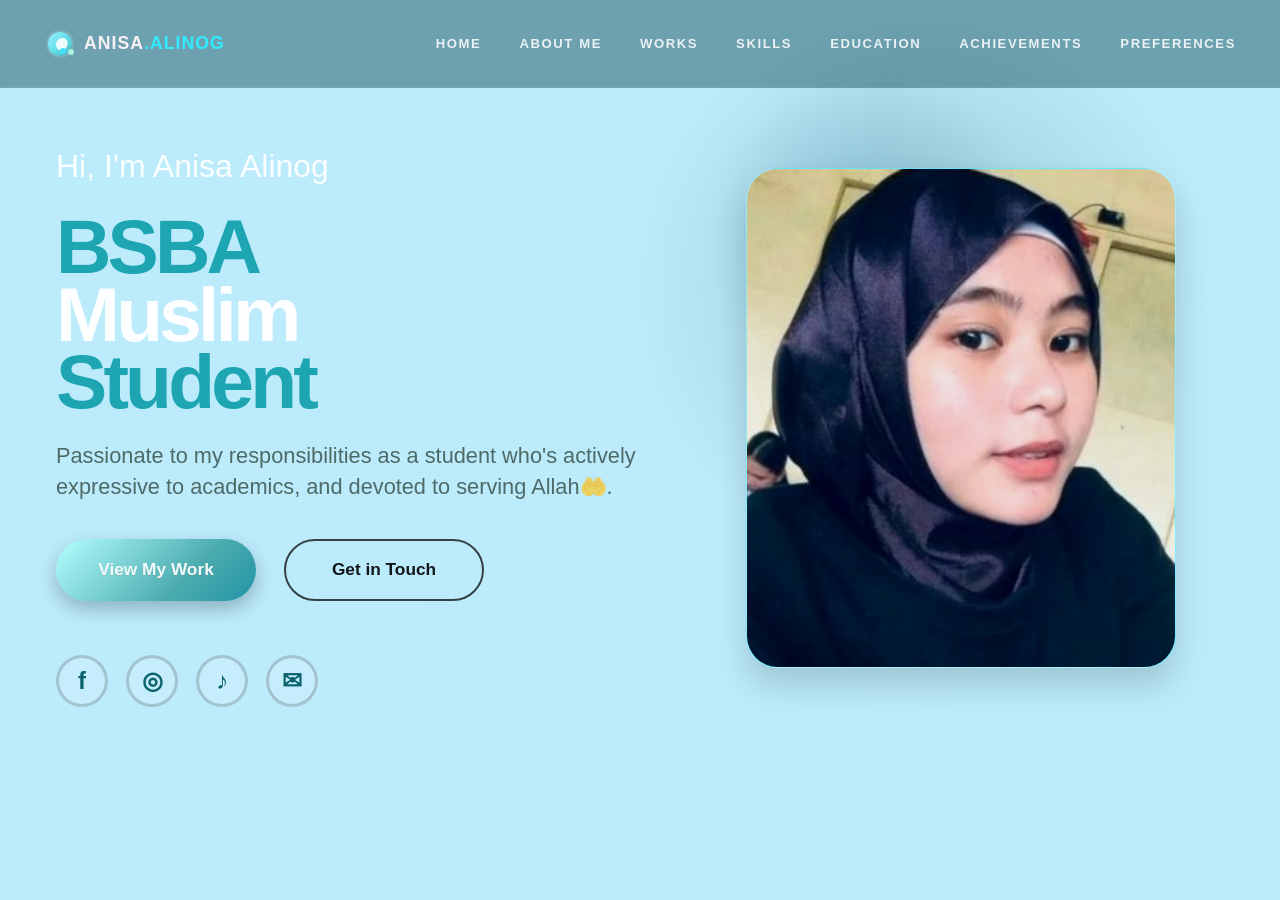
<file: index.html>
<!DOCTYPE html>
<html lang="en">
  <head>
    <meta charset="UTF-8" />
    <meta name="viewport" content="width=device-width, initial-scale=1.0" />
    <link rel="stylesheet" href="AnisaHome.css">
    <title>Anisa Alinog</title>
  </head>
  <body>
    <div class="page">
      <header class="topbar">
        <div class="brand">
          <span class="brand-mark" aria-hidden="true"></span>
          <span class="brand-name">ANISA<span class="pink">.ALINOG</span></span>
        </div>

      
        <nav class="nav" aria-label="Main navigation">
            <a href="index.html">HOME</a>
            <a href="aboutAnisa.html">ABOUT ME</a>
            <a href="Works.html">WORKS</a>
            <a href="SkillsAnisa.html">SKILLS</a>
            <a href="EducationAnisa.html">EDUCATION</a>
            <a href="AchivementsAnisa.html">ACHIEVEMENTS</a>
            <a href="PreferencesAnisa.html">PREFERENCES</a>
        </nav>
      </header>







      <main class="main">
        <section class="hero-copy" aria-label="Portrait and intro">
          <div class="intro">Hi, I'm Anisa Alinog</div>

          <h1 class="headline">
            <span class="pink">BSBA</span>
            <span class="light">Muslim</span>
            <span class="pink">Student</span>
          </h1>





          <p class="subtext">
            Passionate to my responsibilities as a student who's actively expressive to academics, and devoted to serving Allah🤲.
          </p>





          <div class="actions">
            <a class="btn primary" href="Works.html">View My Work</a>
            <a class="btn secondary" href="aboutAnisa.html">Get in Touch</a>
          </div>





          <div class="socials" aria-label="Social links">
            <a href="https://www.facebook.com/anisa.alinog25" target="_blank" class="social" aria-label="Facebook">f</a>
            <a href="#" class="social" aria-label="Instagram">◎</a>
            <a href="#" class="social" aria-label="TikTok">♪</a>
            <a href="#" class="social" aria-label="Mail">✉</a>
          </div>
        </section>






        <aside class="hero-visual" aria-label="Profile image">
          <div class="portrait-card">
            <div class="portrait" aria-label="Portrait of Anisa Alinog"></div>
          </div>
        </aside>
      </main>
    </div>
  </body>
</html>
</file>
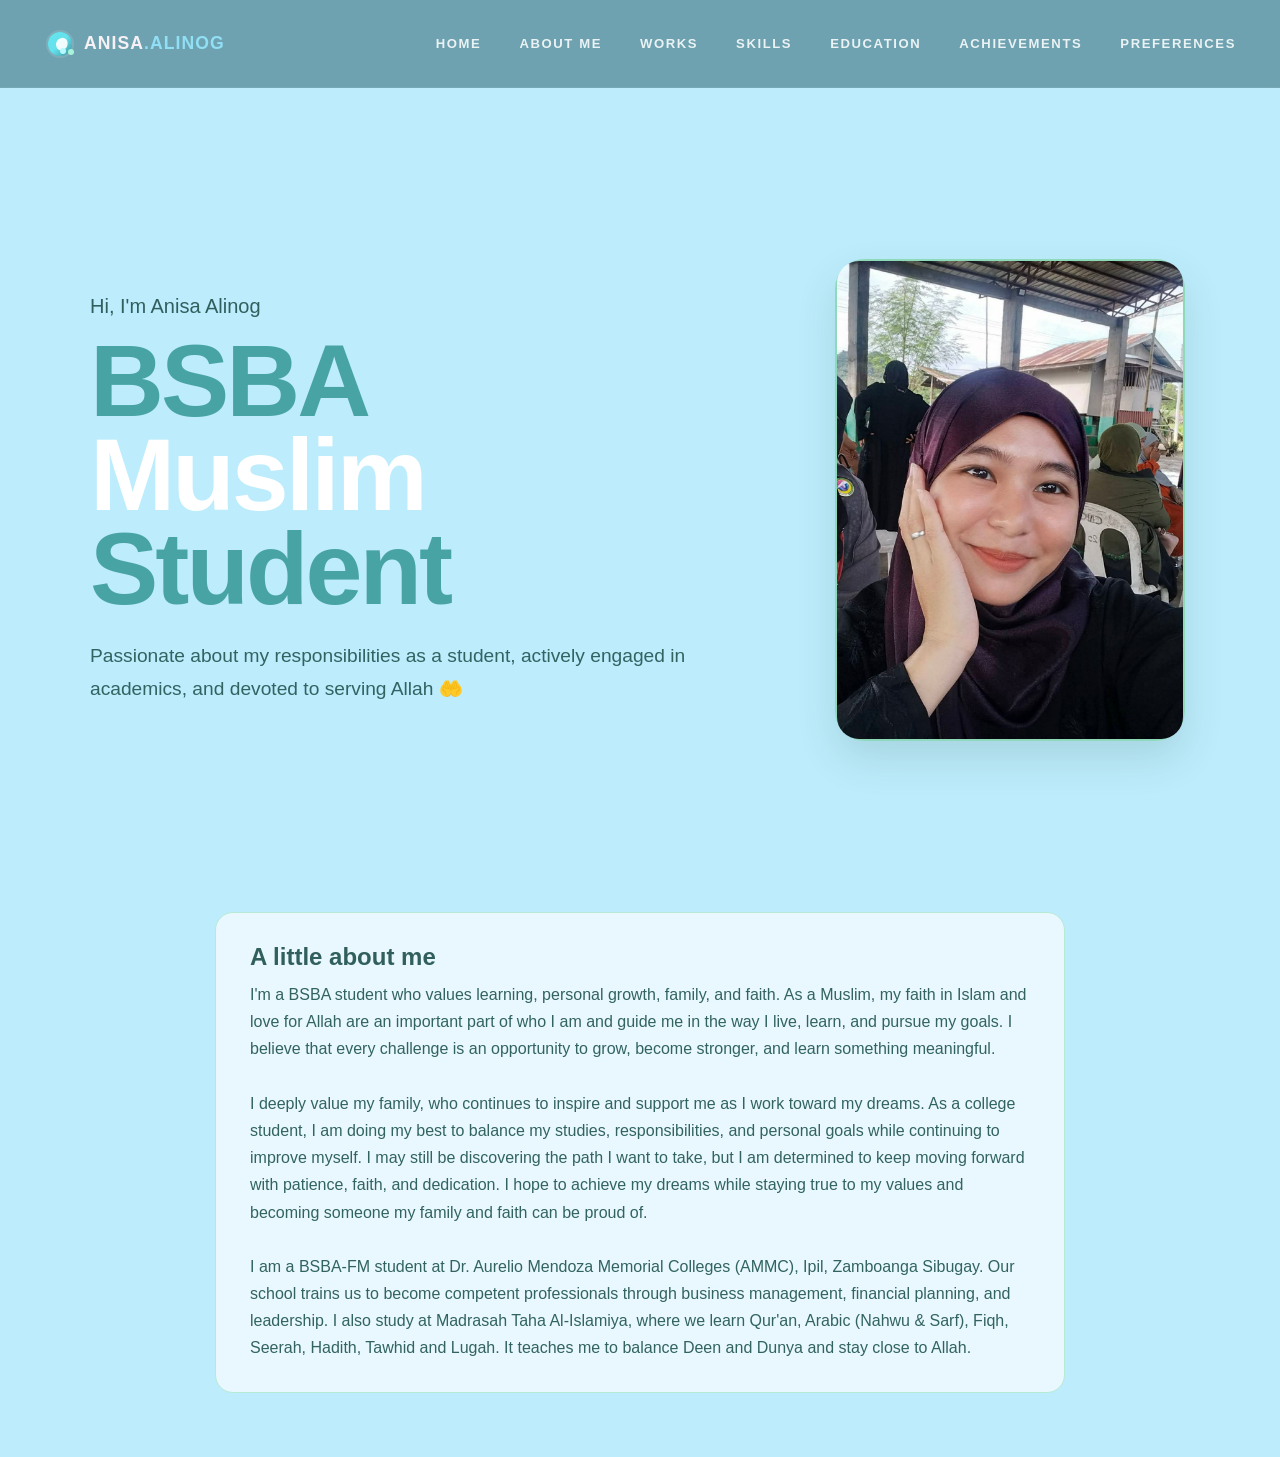
<file: aboutAnisa.html>
<!doctype html>
<html lang="en">
<head>
	<meta charset="utf-8">
	<meta name="viewport" content="width=device-width, initial-scale=1">
	<title>About Me | Anisa Alinog</title>
	<link rel="stylesheet" href="aboutAnisa.css">
</head>
<body>
<header class="topbar">
        <div class="brand">
          <span class="brand-mark" aria-hidden="true"></span>
          <span class="brand-name">ANISA<span class="pink">.ALINOG</span></span>
        </div>




      
        <nav class="nav" aria-label="Main navigation">
            <a href="index.html">HOME</a>
            <a href="aboutAnisa.html">ABOUT ME</a>
            <a href="Works.html">WORKS</a>
            <a href="SkillsAnisa.html">SKILLS</a>
            <a href="EducationAnisa.html">EDUCATION</a>
            <a href="AchivementsAnisa.html">ACHIEVEMENTS</a>
            <a href="PreferencesAnisa.html">PREFERENCES</a>
        </nav>
      </header>
	<main id="home">
		<section>
			<p class="hello">Hi, I'm Anisa Alinog</p>
			<h1>BSBA <span>Muslim</span> Student</h1>
			<p class="bio">Passionate about my responsibilities as a student, actively engaged in academics, and devoted to serving Allah 🤲</p>
		</section>
		<div class="portrait" role="img" aria-label="Anisa Alinog"><img src="PurpleAnisa.jpg" alt=""></div>
	</main>
	<section class="about" id="about">
		<h2>A little about me</h2>
		<p>I'm a BSBA student who values learning, personal growth, family, and faith. As a Muslim, my faith in Islam and love for Allah are an important part of who I am and guide me in the way I live, learn, and pursue my goals. I believe that every challenge is an opportunity to grow, become stronger, and learn something meaningful.
<br><br>
I deeply value my family, who continues to inspire and support me as I work toward my dreams. As a college student, I am doing my best to balance my studies, responsibilities, and personal goals while continuing to improve myself. I may still be discovering the path I want to take, but I am determined to keep moving forward with patience, faith, and dedication. I hope to achieve my dreams while staying true to my values and becoming someone my family and faith can be proud of.
<br><br>
I am a BSBA-FM student at Dr. Aurelio Mendoza Memorial Colleges (AMMC), Ipil, Zamboanga Sibugay. Our school trains us to become competent professionals through business management, financial planning, and leadership.

I also study at Madrasah Taha Al-Islamiya, where we learn Qur'an, Arabic (Nahwu & Sarf), Fiqh, Seerah, Hadith, Tawhid and Lugah. It teaches me to balance Deen and Dunya and stay close to Allah.

</p>
	</section>
</body>
</html>
</file>
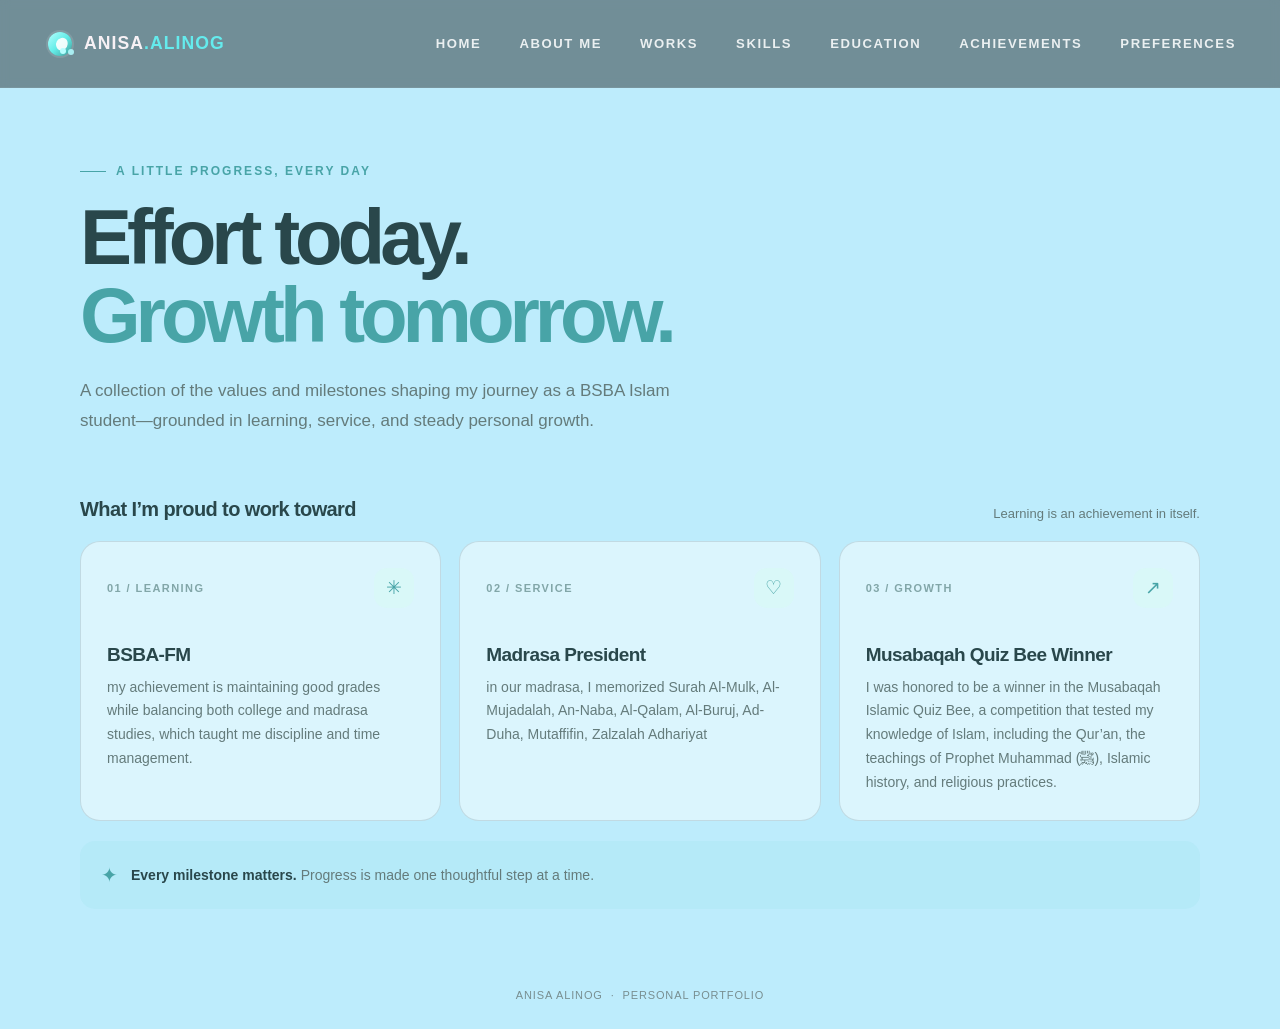
<file: AchivementsAnisa.html>
<!doctype html>
<html lang="en">

<head>
	<meta charset="utf-8">
	<meta name="viewport" content="width=device-width, initial-scale=1">
	<title>Achievements | Anisa Alinog</title>
	<link rel="stylesheet" href="AchivementsAnisa.css">

</head>

<body>
	<header class="topbar">
		<div class="brand">
			<span class="brand-mark" aria-hidden="true"></span>
			<span class="brand-name">ANISA<span class="pink">.ALINOG</span></span>
		</div>





		<nav class="nav" aria-label="Main navigation">
			<a href="index.html">HOME</a>
			<a href="aboutAnisa.html">ABOUT ME</a>
			<a href="Works.html">WORKS</a>
			<a href="SkillsAnisa.html">SKILLS</a>
			<a href="EducationAnisa.html">EDUCATION</a>
			<a href="AchivementsAnisa.html">ACHIEVEMENTS</a>
			<a href="PreferencesAnisa.html">PREFERENCES</a>
		</nav>
	</header>
	<main id="achievements">
		<p class="eyebrow">A little progress, every day</p>
		<h1>Effort today.<br><span>Growth tomorrow.</span></h1>
		<p class="intro">A collection of the values and milestones shaping my journey as a BSBA Islam student—grounded
			in learning, service, and steady personal growth.</p>
		<div class="heading">
			<h2>What I’m proud to work toward</h2>
			<p>Learning is an achievement in itself.</p>
		</div>
		<section class="cards" aria-label="Achievement highlights">
			<article>
				<div class="top"><span class="num">01 / LEARNING</span><span class="icon" aria-hidden="true">✳</span>
				</div>
				<h3>BSBA-FM </h3>
				<p>my achievement is maintaining good grades while balancing both college and madrasa studies, which taught me discipline and time management. </p>
			</article>
			<article>
				<div class="top"><span class="num">02 / SERVICE</span><span class="icon" aria-hidden="true">♡</span>
				</div>
				<h3>Madrasa President</h3>
				<p>in our madrasa, I memorized Surah Al-Mulk, Al-Mujadalah, An-Naba, Al-Qalam, Al-Buruj, Ad-Duha, Mutaffifin, Zalzalah Adhariyat </p>
			</article>
			<article>
				<div class="top"><span class="num">03 / GROWTH</span><span class="icon" aria-hidden="true">↗</span>
				</div>
				<h3>Musabaqah Quiz Bee Winner</h3>
				<p>I was honored to be a winner in the Musabaqah Islamic Quiz Bee, a competition that tested my knowledge of Islam, including the Qur’an, the teachings of Prophet Muhammad (ﷺ), Islamic history, and religious practices.
				</p>
			</article>
		</section>
		<aside class="note"><span class="spark" aria-hidden="true">✦</span><span><strong>Every milestone
					matters.</strong> Progress is made one thoughtful step at a time.</span></aside>
	</main>
	<footer>ANISA ALINOG &nbsp;·&nbsp; PERSONAL PORTFOLIO</footer>
</body>

</html>
</file>
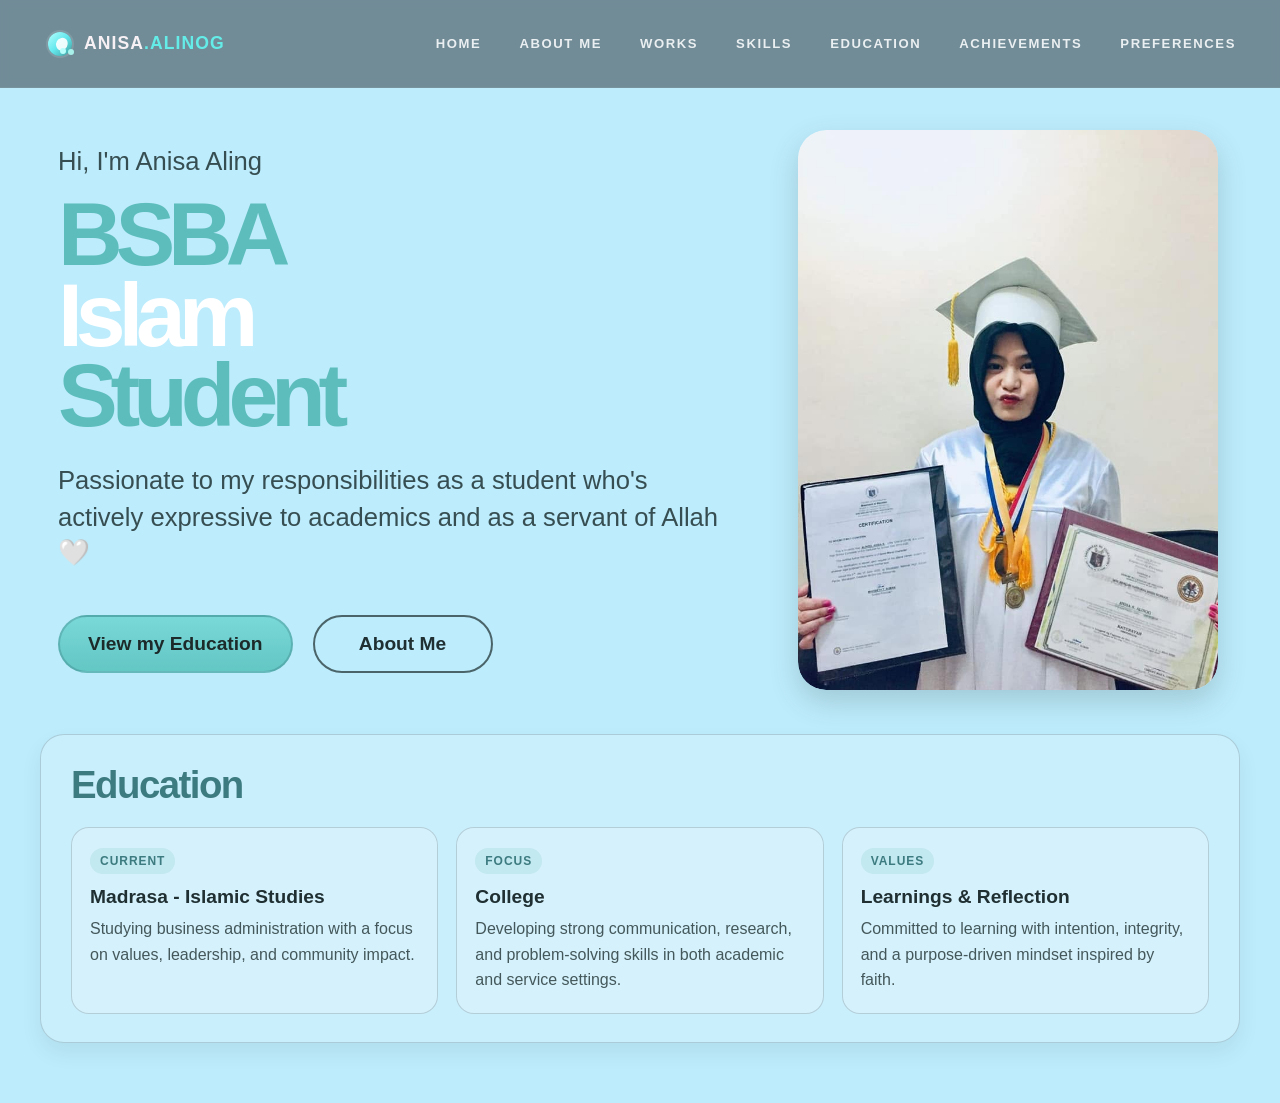
<file: EducationAnisa.html>
<!DOCTYPE html>
<html lang="en">
  <head>
    <meta charset="UTF-8" />
    <meta name="viewport" content="width=device-width, initial-scale=1.0" />
    <title>Anisa Aling | Education</title>
   <link rel="stylesheet" href="EducationAnisa.css" />
  </head>
  <body>
   <header class="topbar">
        <div class="brand">
          <span class="brand-mark" aria-hidden="true"></span>
          <span class="brand-name">ANISA<span class="pink">.ALINOG</span></span>
        </div>




      
        <nav class="nav" aria-label="Main navigation">
            <a href="index.html">HOME</a>
            <a href="aboutAnisa.html">ABOUT ME</a>
            <a href="Works.html">WORKS</a>
            <a href="SkillsAnisa.html">SKILLS</a>
            <a href="EducationAnisa.html">EDUCATION</a>
            <a href="AchivementsAnisa.html">ACHIEVEMENTS</a>
            <a href="PreferencesAnisa.html">PREFERENCES</a>
        </nav>
      </header>

    <main>
      <section class="hero">
        <div class="intro">
          <h2 id="Anisa">Hi, I'm Anisa Aling</h2>
          <p class="big-title">BSBA<br /> <span>Islam</span><br />Student</p>

          <p class="tagline" >
            Passionate to my responsibilities as a student who's actively
            expressive to academics and as a servant of Allah
            <span class="sparkles">🤍</span>
          </p>

          <div class="actions">
            <a class="btn btn-primary" href="#education">View my Education</a>
            <a class="btn btn-secondary" href="#Anisa">About Me</a>
          </div>
        </div>

        <div class="portrait-wrap">
          <div class="portrait" aria-label="Profile illustration"><img src="GraduationAnisa.jpg" alt=""></div>
        </div>
      </section>

      <section class="education-section" id="education">
        <div class="section-card">
          <h3>Education</h3>

          <div class="education-grid">
            <article class="edu-item">
              <span class="label">Current</span>
              <h4>Madrasa - Islamic Studies</h4>
              <p>Studying business administration with a focus on values, leadership, and community impact.</p>
            </article>

            <article class="edu-item">
              <span class="label">Focus</span>
              <h4>College</h4>
              <p>Developing strong communication, research, and problem-solving skills in both academic and service settings.</p>
            </article>

            <article class="edu-item">
              <span class="label">Values</span> 
              <h4>Learnings & Reflection</h4>
              <p>Committed to learning with intention, integrity, and a purpose-driven mindset inspired by faith.</p>
            </article>
          </div>
        </div>
      </section>
    </main>
  </body>
</html>
</file>
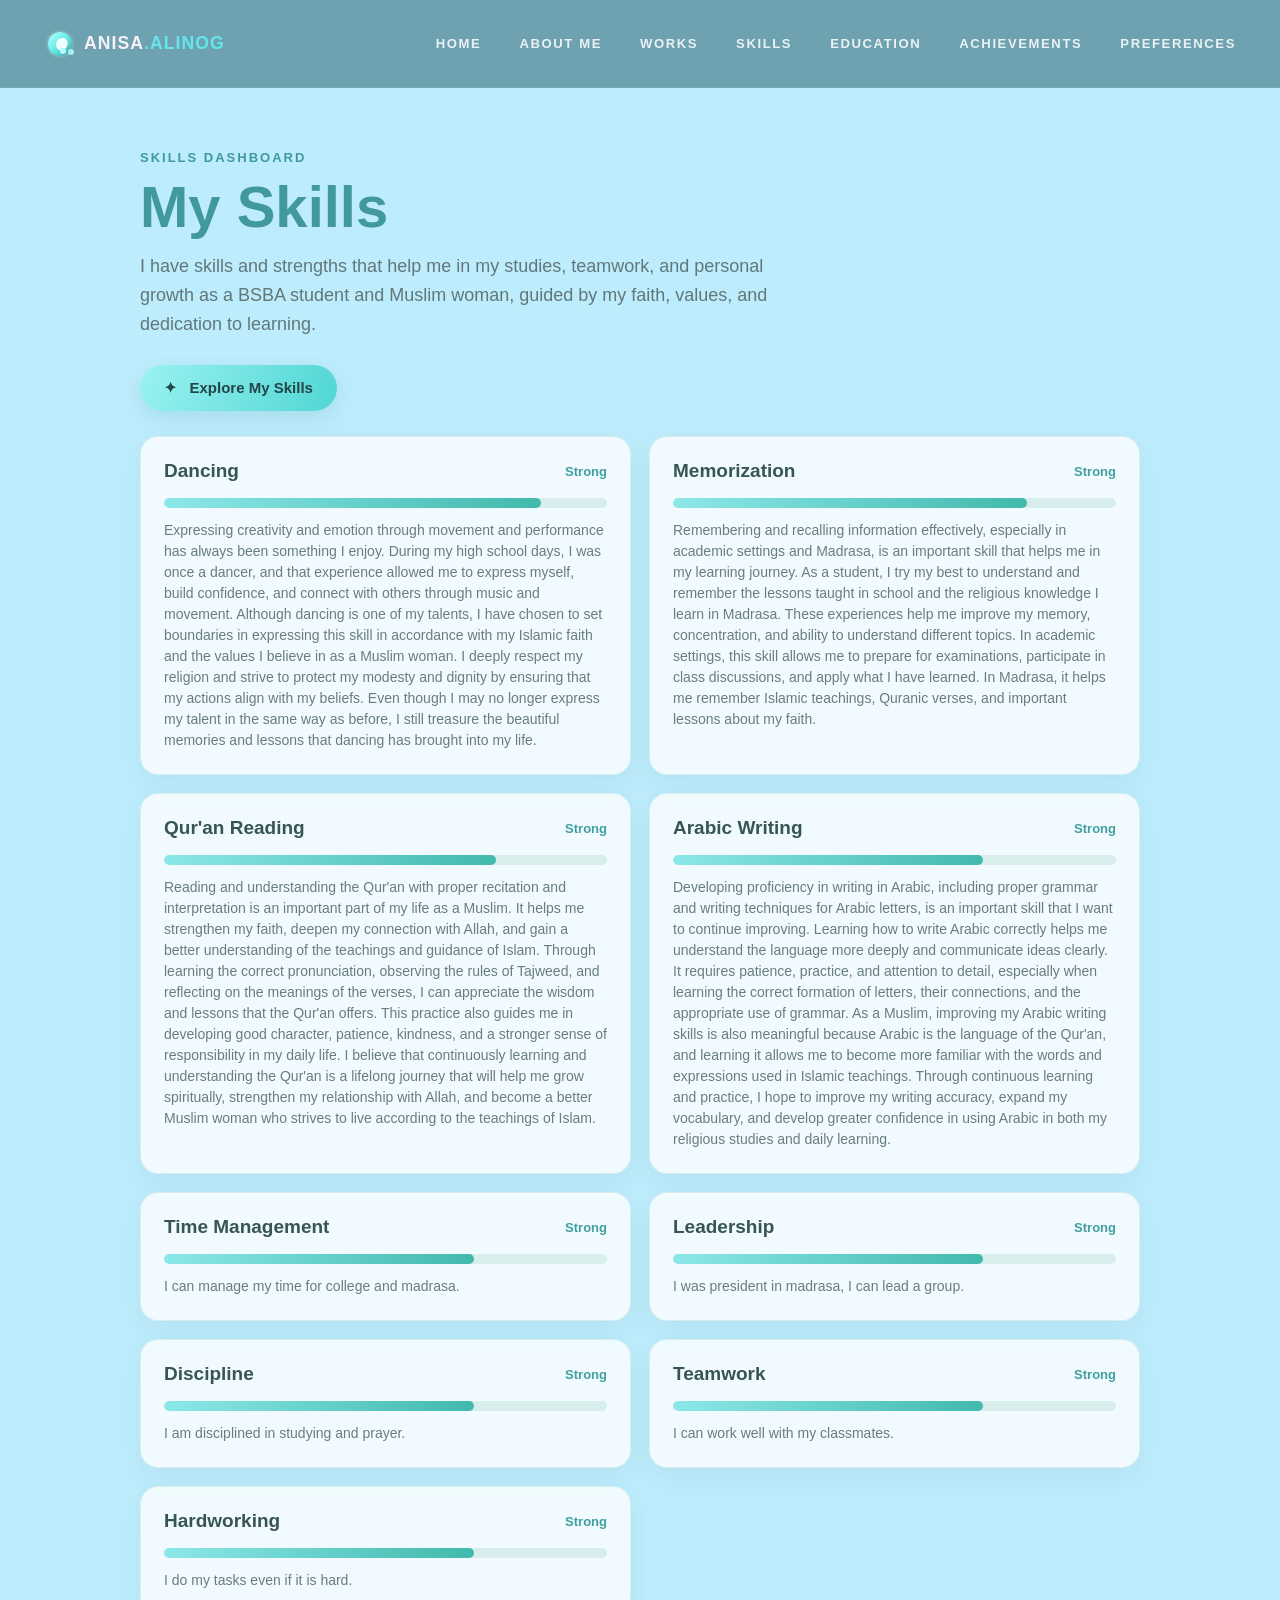
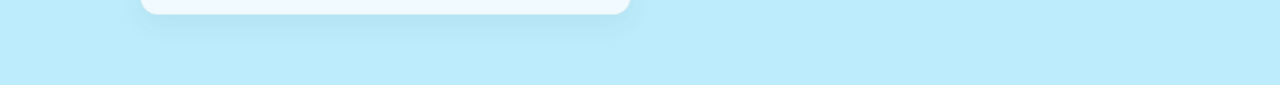
<file: SkillsAnisa.html>
<!DOCTYPE html>
<html lang="en">
<head>
	<meta charset="UTF-8">
	<meta name="viewport" content="width=device-width, initial-scale=1.0">
	<title>Anisa Alinog | Skills</title>
	<link rel="stylesheet" href="SkillsAnisa.css">
</head>
<body>
	<header class="topbar">
        <div class="brand">
          <span class="brand-mark" aria-hidden="true"></span>
          <span class="brand-name">ANISA<span class="pink">.ALINOG</span></span>
        </div>




      
        <nav class="nav" aria-label="Main navigation">
            <a href="index.html">HOME</a>
            <a href="aboutAnisa.html">ABOUT ME</a>
            <a href="Works.html">WORKS</a>
            <a href="SkillsAnisa.html">SKILLS</a>
            <a href="EducationAnisa.html">EDUCATION</a>
            <a href="AchivementsAnisa.html">ACHIEVEMENTS</a>
            <a href="PreferencesAnisa.html">PREFERENCES</a>
        </nav>
      </header>
	<main id="skills">
		<p class="eyebrow">Skills dashboard</p>
		<h1>My Skills</h1>
		<p class="intro">I have skills and strengths that help me in my studies, teamwork, and personal growth as a BSBA student and Muslim woman, guided by my faith, values, and dedication to learning.</p>
		<button class="dashboard-button" type="button" onclick="document.getElementById('skill-list').scrollIntoView({ behavior: 'smooth' })">✦ &nbsp; Explore My Skills</button>
		<section class="grid" id="skill-list" aria-label="Skills overview">
			<article class="card">
				<div class="card-top"><h2>Dancing</h2><span class="level">Strong</span></div>
				<div class="track" role="progressbar" aria-label="Dancing" aria-valuemin="0" aria-valuemax="100" aria-valuenow="85">
                    <div class="fill" style="--amount: 85%"></div>
                </div>
				<p class="description">Expressing creativity and emotion through movement and performance has always been something I enjoy. During my high school days, I was once a dancer, and that experience allowed me to express myself, build confidence, and connect with others through music and movement. Although dancing is one of my talents, I have chosen to set boundaries in expressing this skill in accordance with my Islamic faith and the values I believe in as a Muslim woman. I deeply respect my religion and strive to protect my modesty and dignity by ensuring that my actions align with my beliefs. Even though I may no longer express my talent in the same way as before, I still treasure the beautiful memories and lessons that dancing has brought into my life.</p>
			</article>
			<article class="card">
				<div class="card-top">
                    <h2>Memorization</h2><span class="level">Strong</span>
                </div>
				<div class="track" role="progressbar" aria-label="Memorization" aria-valuemin="0" aria-valuemax="100" aria-valuenow="80">
                    <div class="fill" style="--amount: 80%"></div></div>
				<p class="description">Remembering and recalling information effectively, especially in academic settings and Madrasa, is an important skill that helps me in my learning journey. As a student, I try my best to understand and remember the lessons taught in school and the religious knowledge I learn in Madrasa. These experiences help me improve my memory, concentration, and ability to understand different topics. In academic settings, this skill allows me to prepare for examinations, participate in class discussions, and apply what I have learned. In Madrasa, it helps me remember Islamic teachings, Quranic verses, and important lessons about my faith.</p>
			</article>
			<article class="card">
				<div class="card-top">
                    <h2>Qur'an Reading</h2><span class="level">Strong</span>
                </div>
				<div class="track" role="progressbar" aria-label="Quran Reading" aria-valuemin="0" aria-valuemax="100" aria-valuenow="75">
                    <div class="fill" style="--amount: 75%"></div>
                </div>
				<p class="description">Reading and understanding the Qur'an with proper recitation and interpretation is an important part of my life as a Muslim. It helps me strengthen my faith, deepen my connection with Allah, and gain a better understanding of the teachings and guidance of Islam. Through learning the correct pronunciation, observing the rules of Tajweed, and reflecting on the meanings of the verses, I can appreciate the wisdom and lessons that the Qur'an offers. This practice also guides me in developing good character, patience, kindness, and a stronger sense of responsibility in my daily life. I believe that continuously learning and understanding the Qur'an is a lifelong journey that will help me grow spiritually, strengthen my relationship with Allah, and become a better Muslim woman who strives to live according to the teachings of Islam.</p>
			</article>
			<article class="card">
				<div class="card-top">
                    <h2>Arabic Writing</h2><span class="level">Strong</span>
                </div>
				<div class="track" role="progressbar" aria-label="Arabic Writing" aria-valuemin="0" aria-valuemax="100" aria-valuenow="70">
                    <div class="fill" style="--amount: 70%"></div></div>
				<p class="description">Developing proficiency in writing in Arabic, including proper grammar and writing techniques for Arabic letters, is an important skill that I want to continue improving. Learning how to write Arabic correctly helps me understand the language more deeply and communicate ideas clearly. It requires patience, practice, and attention to detail, especially when learning the correct formation of letters, their connections, and the appropriate use of grammar. As a Muslim, improving my Arabic writing skills is also meaningful because Arabic is the language of the Qur'an, and learning it allows me to become more familiar with the words and expressions used in Islamic teachings. Through continuous learning and practice, I hope to improve my writing accuracy, expand my vocabulary, and develop greater confidence in using Arabic in both my religious studies and daily learning.</p>
			</article>
			<article class="card">
				<div class="card-top">
                    <h2>Time Management</h2><span class="level">Strong</span>
                </div>
				<div class="track" role="progressbar" aria-label="Time Management" aria-valuemin="0" aria-valuemax="100" aria-valuenow="70">
                    <div class="fill" style="--amount: 70%"></div></div>
				<p class="description">I can manage my time for college and madrasa.</p>
			</article>
			<article class="card">
				<div class="card-top">
                    <h2>Leadership</h2><span class="level">Strong</span>
                </div>
				<div class="track" role="progressbar" aria-label="Time Management" aria-valuemin="0" aria-valuemax="100" aria-valuenow="70">
                    <div class="fill" style="--amount: 70%"></div></div>
				<p class="description">I was president in madrasa, I can lead a group.</p>
				
			</article>
			<article class="card">
				<div class="card-top">
                    <h2>Discipline</h2><span class="level">Strong</span>
                </div>
				<div class="track" role="progressbar" aria-label="Time Management" aria-valuemin="0" aria-valuemax="100" aria-valuenow="70">
                    <div class="fill" style="--amount: 70%"></div></div>
				<p class="description">I am disciplined in studying and prayer.</p>
				 
			</article>
			<article class="card">
				<div class="card-top">
                    <h2>Teamwork</h2><span class="level">Strong</span>
                </div>
				<div class="track" role="progressbar" aria-label="Time Management" aria-valuemin="0" aria-valuemax="100" aria-valuenow="70">
                    <div class="fill" style="--amount: 70%"></div></div>
				<p class="description"> I can work well with my classmates.</p>
				 
			</article>
			<article class="card">
				<div class="card-top">
                    <h2>Hardworking </h2><span class="level">Strong</span>
                </div>
				<div class="track" role="progressbar" aria-label="Time Management" aria-valuemin="0" aria-valuemax="100" aria-valuenow="70">
                    <div class="fill" style="--amount: 70%"></div></div>
				<p class="description"> I do my tasks even if it is hard.</p>
				 
			</article>
		</section>
	</main>
</body>
</html>
</file>
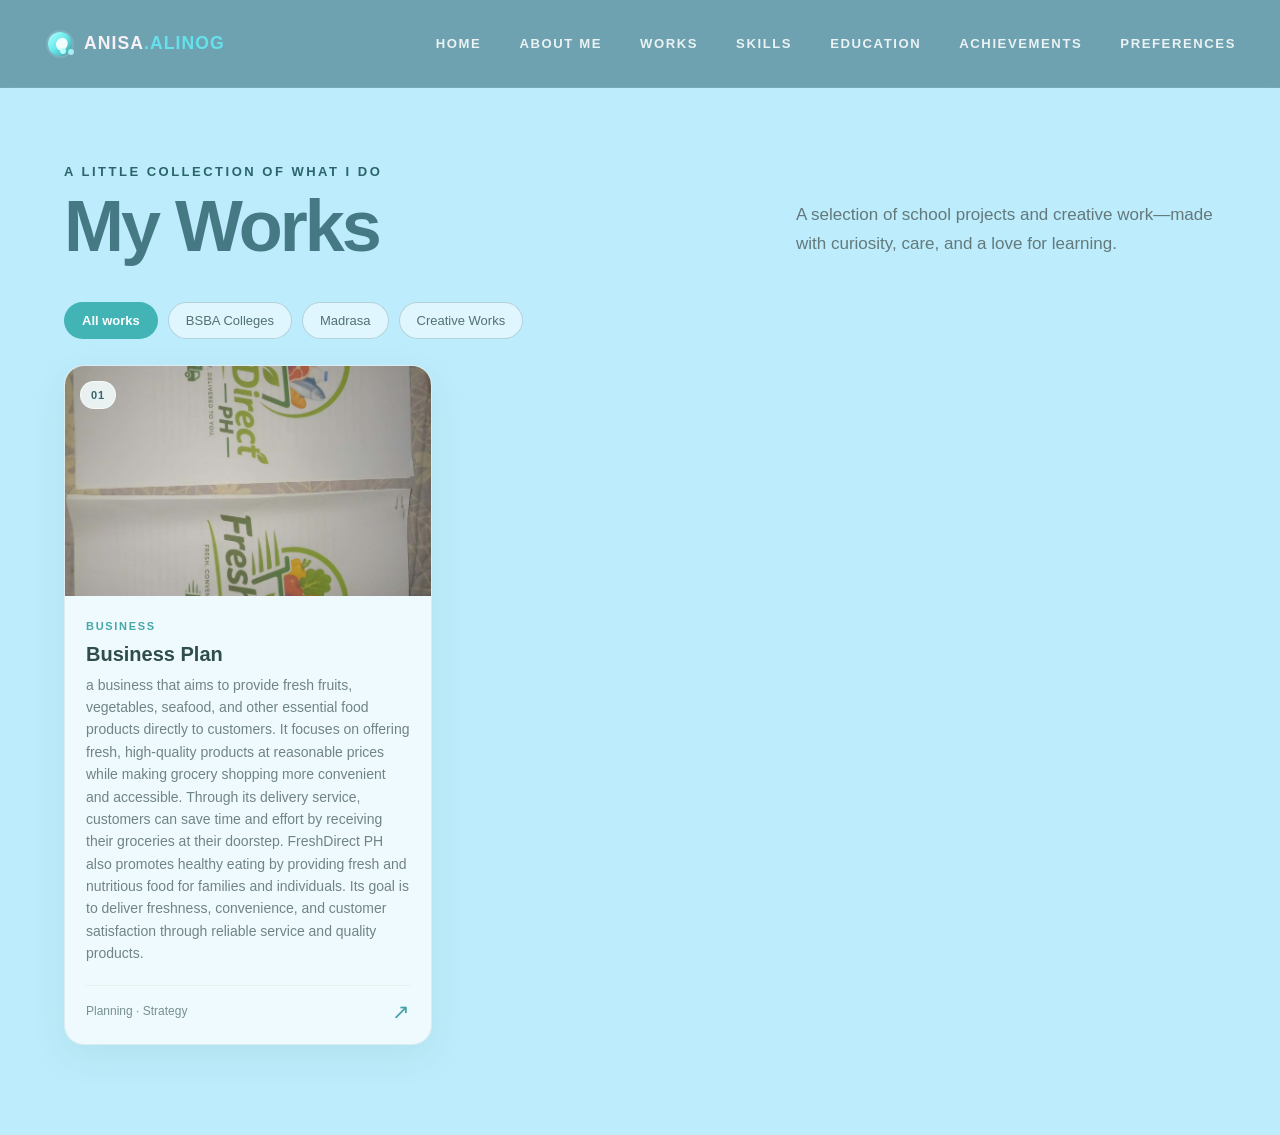
<file: Works.html>
<!DOCTYPE html>
<html lang="en">

<head>
    <meta charset="UTF-8">
    <meta name="viewport" content="width=device-width, initial-scale=1.0">
    <meta name="theme-color" content="#829b97">

    <title>Works | Anisa Alinog</title>

    <link rel="stylesheet" href="Works.css">
</head>

<body>

    <header class="topbar">
        <div class="brand">
          <span class="brand-mark" aria-hidden="true"></span>
          <span class="brand-name">ANISA<span class="pink">.ALINOG</span></span>
        </div>




      
        <nav class="nav" aria-label="Main navigation">
            <a href="index.html">HOME</a>
            <a href="aboutAnisa.html">ABOUT ME</a>
            <a href="Works.html">WORKS</a>
            <a href="SkillsAnisa.html">SKILLS</a>
            <a href="EducationAnisa.html">EDUCATION</a>
            <a href="AchivementsAnisa.html">ACHIEVEMENTS</a>
            <a href="PreferencesAnisa.html">PREFERENCES</a>
        </nav>
      </header>


    <main>

        <section class="intro" aria-labelledby="page-title">

            <div>
                <p class="eyebrow">
                    A little collection of what I do
                </p>

                <h1 id="page-title">
                    My Works
                </h1>
            </div>

            <p class="intro-copy">
                A selection of school projects and creative work—made with curiosity,
                care, and a love for learning.
            </p>

        </section>


        <div class="filters" role="group" aria-label="Filter works">

            <button class="filter active" type="button" data-filter="all">
                All works
            </button>

            <button class="filter" type="button" data-filter="business">
                BSBA Colleges
            </button>

            <button class="filter" type="button" data-filter="academic">
                Madrasa
            </button>

            <button class="filter" type="button" data-filter="creative">
                Creative Works
            </button>

        </div>


        <section class="grid" aria-label="Portfolio projects">

           
            <article class="work-card" data-category="business">

                <div class="photo">
                    <img
                        src="WOrksAniee.jpg"
                        alt="Notebook and planning materials on a desk"
                        loading="lazy"
                    >

                    <span class="number">
                        01
                    </span>
                </div>

                <div class="card-body">

                    <span class="category">
                        Business
                    </span>

                    <h2>
                        Business Plan
                    </h2>

                    <p class="description">
                        a business that aims to provide fresh fruits, vegetables, seafood, and other essential food products directly to customers. It focuses on offering fresh, high-quality products at reasonable prices while making grocery shopping more convenient and accessible. Through its delivery service, customers can save time and effort by receiving their groceries at their doorstep. FreshDirect PH also promotes healthy eating by providing fresh and nutritious food for families and individuals. Its goal is to deliver freshness, convenience, and customer satisfaction through reliable service and quality products.
                    </p>

                    <div class="card-footer">
                        <span class="tag">
                            Planning · Strategy
                        </span>

                        <span class="arrow" aria-hidden="true">
                            ↗
                        </span>
                    </div>

                </div>

            </article>


          
            

            

        </section>

    </main>


    <script>
        const filterButtons = document.querySelectorAll(".filter");
        const workCards = document.querySelectorAll(".work-card");

        filterButtons.forEach((button) => {

            button.addEventListener("click", () => {

                const category = button.dataset.filter;

                filterButtons.forEach((item) => {
                    item.classList.toggle("active", item === button);
                });

                workCards.forEach((card) => {
                    card.hidden =
                        category !== "all" &&
                        card.dataset.category !== category;
                });

            });

        });
    </script>

</body>

</html>
</file>
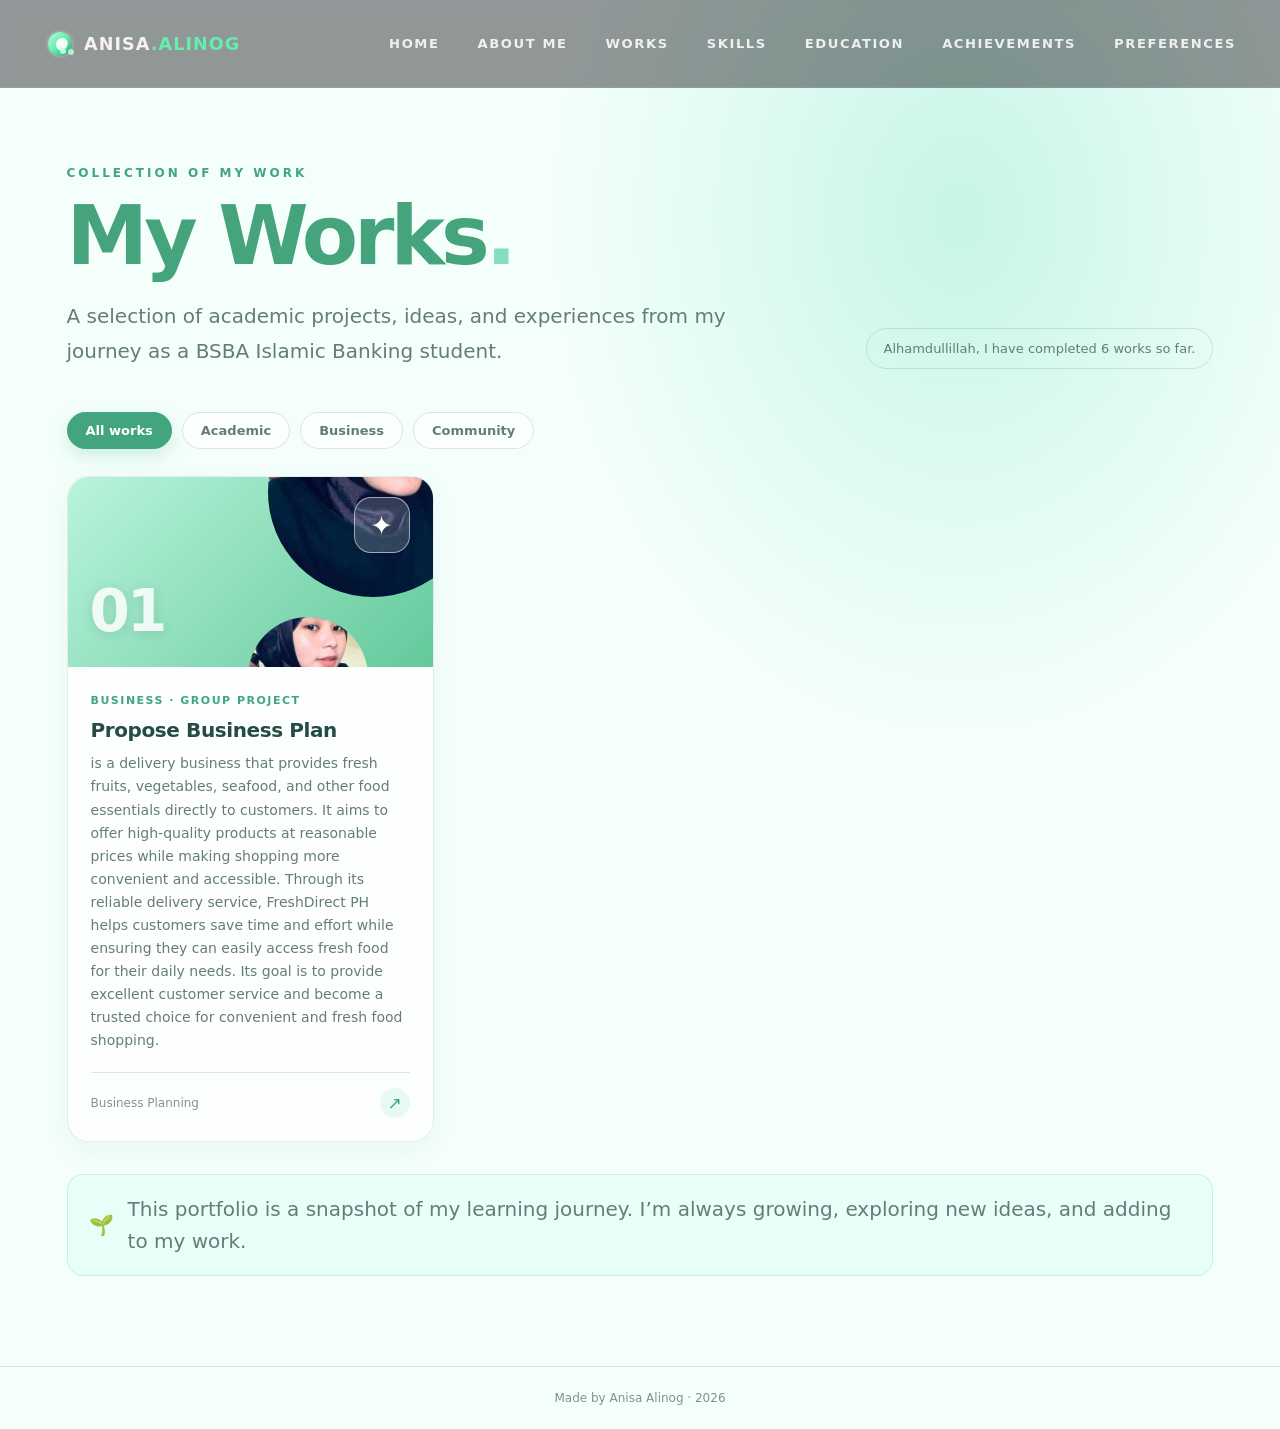
<file: WorksAnisa.html>
<!DOCTYPE html>
<html lang="en">

<head>
    <meta charset="UTF-8">
    <meta name="viewport" content="width=device-width, initial-scale=1.0">
    <meta name="theme-color" content="#e1fff7">
    <link rel="stylesheet" href="WorksAnisa.css">
    <title>Works | Anisa Alinog</title>

    
</head>

<body>

    <header class="topbar">
        <div class="brand">
          <span class="brand-mark" aria-hidden="true"></span>
          <span class="brand-name">ANISA<span class="pink">.ALINOG</span></span>
        </div>




      
        <nav class="nav" aria-label="Main navigation">
            <a href="index.html">HOME</a>
            <a href="aboutAnisa.html">ABOUT ME</a>
            <a href="WorksAnisa.css">WORKS</a>
            <a href="SkillsAnisa.html">SKILLS</a>
            <a href="EducationAnisa.html">EDUCATION</a>
            <a href="AchivementsAnisa.html">ACHIEVEMENTS</a>
            <a href="PreferencesAnisa.html">PREFERENCES</a>
        </nav>
      </header>

    <main>

        <section aria-labelledby="page-title">

            <div class="heading-row">

                <div>
                    <p class="eyebrow">
                        Collection of my work
                    </p>

                    <h1 id="page-title">
                        My Works<span style="color: #83dfbb">.</span>
                    </h1>

                    <p class="intro">
                        A selection of academic projects, ideas, and experiences
                        from my journey as a BSBA Islamic Banking student.
                    </p>
                </div>

                <div class="count">
                     Alhamdullillah, I have completed 6 works so far.
                </div>

            </div>

            <div
                class="filters"
                role="group"
                aria-label="Filter projects">

                <button
                    class="filter active"
                    type="button"
                    data-filter="all"
                    aria-pressed="true">
                    All works
                </button>

                <button
                    class="filter"
                    type="button"
                    data-filter="academic"
                    aria-pressed="false">
                    Academic
                </button>

                <button
                    class="filter"
                    type="button"
                    data-filter="business"
                    aria-pressed="false">
                    Business
                </button>

                <button
                    class="filter"
                    type="button"
                    data-filter="community"
                    aria-pressed="false">
                    Community
                </button>

            </div>

            <div class="grid" id="work-grid">

                <!-- WORK 01 -->
                <article class="card" data-category="business">

                    <div class="visual business">
                        <span class="visual-label">01</span>
                        <span
                            class="visual-icon"
                            aria-hidden="true">
                            ✦
                        </span>
                    </div>

                    <div class="card-body">

                        <span class="tag">
                            Business · Group project
                        </span>

                        <h2>
                            Propose Business Plan
                        </h2>

                        <p>
                            is a delivery business that provides fresh fruits, vegetables, seafood, and other food essentials directly to customers. It aims to offer high-quality products at reasonable prices while making shopping more convenient and accessible. Through its reliable delivery service, FreshDirect PH helps customers save time and effort while ensuring they can easily access fresh food for their daily needs. Its goal is to provide excellent customer service and become a trusted choice for convenient and fresh food shopping.
                        </p>

                        <div class="card-foot">
                            <span>Business Planning</span>

                            <span
                                class="arrow"
                                aria-hidden="true">
                                ↗
                            </span>
                        </div>

                    </div>

                </article>


               

            </div>


            <!-- NOTE -->
            <aside class="note">

                <span aria-hidden="true">
                    🌱
                </span>

                <span>
                    This portfolio is a snapshot of my learning journey.
                    I’m always growing, exploring new ideas, and adding to
                    my work.
                </span>

            </aside>

        </section>

    </main>


    <footer>
        Made by Anisa Alinog · 2026
    </footer>


    <script>

        const filterButtons = document.querySelectorAll('.filter');
        const cards = document.querySelectorAll('.card');

        filterButtons.forEach(button => {

            button.addEventListener('click', () => {

                const selected = button.dataset.filter;

                filterButtons.forEach(item => {

                    const active = item === button;

                    item.classList.toggle('active', active);

                    item.setAttribute(
                        'aria-pressed',
                        String(active)
                    );

                });

                cards.forEach(card => {

                    card.hidden =
                        selected !== 'all' &&
                        card.dataset.category !== selected;

                });

            });

        });


        const menuButton = document.querySelector('.menu-toggle');
        const navigation = document.querySelector('nav');

        menuButton.addEventListener('click', () => {

            const expanded =
                menuButton.getAttribute('aria-expanded') === 'true';

            menuButton.setAttribute(
                'aria-expanded',
                String(!expanded)
            );

            navigation.classList.toggle(
                'open',
                !expanded
            );

        });

    </script>

</body>

</html>
</file>
<file: AnisaHome.css>
:root {
        --bg: #bdecfc;
        --panel: rgba(17, 17, 24, 0.82);
        --text: #f2f2f3;
        --muted: #c9c7cb;
        --pink: #1f86a2;
        --pink-2: #1da5b1;
        --pink-3: #276b6d;
        --stroke: rgba(255, 255, 255, 0.25);
        --soft-shadow: rgba(0, 0, 0, 0.4);
      }

      * { box-sizing: border-box; }

      html, body {
        margin: 0;
        min-height: 100%;
        font-family: Arial, Helvetica, sans-serif;
        background: var(--bg);
        color: var(--text);
      }

      body {
        min-height: 100vh;
        display: flex;
        justify-content: center;
        align-items: flex-start;
      }

      .page {
        width: 100%;
        min-height: 100vh;
        background:
          radial-gradient(circle at 68% 26%, rgba(35, 109, 158, 0.26), transparent 15%),
          linear-gradient(90deg, rgba(146, 184, 250, 0.02), rgba(13, 84, 69, 0.01));
        position: relative;
        overflow: hidden;
      }

      .page::before {
        content: "";
        position: absolute;
        inset: 0;
        background: radial-gradient(circle at 72% 32%, rgba(31, 76, 61, 0.22), transparent 26%);
        pointer-events: none;
      }

      .topbar {
        position: relative;
        z-index: 2;
        width: 100%;
        height: 88px;
        display: flex;
        align-items: center;
        justify-content: space-between;
        padding: 18px 44px 18px 48px;
        border-bottom: 1px solid rgba(255,255,255,0.06);
        background: rgba(1, 60, 72, 0.42);
        backdrop-filter: blur(5px);
      }

      .brand {
        display: flex;  
        align-items: center;
        gap: 12px;
        font-weight: 800;
        letter-spacing: 0.02em;
        font-size: 1.08rem;
      }

      .brand-mark {
        width: 24px;
        height: 24px;
        border-radius: 50%;
        background: linear-gradient(135deg, #9eedf8, #64e1ed 50%, #4badb9);
        position: relative;
        box-shadow: 0 0 0 2px rgba(255,255,255,0.12);
      }

      .brand-mark::before {
        content: "";
        position: absolute;
        width: 52%;
        height: 52%;
        background: rgba(253, 255, 255, 0.9);
        border-radius: 55% 45% 60% 40%;
        top: 6px;
        left: 8px;
        transform: rotate(-15deg);
      }

      .brand-mark::after {
        content: "";
        position: absolute;
        width: 6px;
        height: 6px;
        border-radius: 50%;
        background: #41dfff;
        left: 12px;
        top: 16px;
        box-shadow: 8px 1px 0 0 rgba(174, 251, 222, 0.9);
      }

      .brand-name {
        font-size: 1.1rem;
        text-transform: uppercase;
        color: #f7f1f5;
        letter-spacing: 0.06em;
      }

      .brand-name .pink {
        color: #32eaff;
      }

      .nav {
        display: flex;
        align-items: center;
        gap: 38px;
        flex-wrap: wrap;
      }

      .nav a {
        text-decoration: none;
        color: rgba(255,255,255,0.9);
        text-transform: uppercase;
        font-size: 0.82rem;
        letter-spacing: 0.12em;
        font-weight: 700;
        opacity: 0.95;
        transition: all 0.3s ease;
      }

      .nav a:hover {
        background: rgba(60, 160, 183, 0.08);
        color: #91e6f3;
        margin: 3px;
        transition: all 0.3s ease;
      }

      .main {
        position: relative;
        z-index: 2;
        padding: 42px 48px 20px 48px;
        display: flex;
        align-items: center;
        justify-content: space-between;
        gap: 52px;
      }

      .hero-copy {
        flex: 1.2;
        padding-left: 8px;
      }

      .intro {
        font-size: clamp(1.1rem, 1.6vw, 2.2rem);
        font-weight: 400px;
        font-size: xx-large;
        color: rgba(255, 255, 255, 0.92);
        margin: 18px 0 28px;
      }

      .headline {
        font-size: clamp(3.7rem, 6vw, 9.3rem);
        line-height: 0.88;
        font-weight: 900;
        margin: 0 0 24px;
        letter-spacing: -0.05em;
      }

      .headline .pink {
        color: var(--pink-2);
      }

      .headline .light {
        display: block;
        color: rgba(255, 255, 255, 0.95);
      }

      .subtext {
        max-width: 690px;
        font-size: clamp(1.15rem, 1.7vw, 2.2rem);
        line-height: 1.45;
        color: rgba(36, 57, 47, 0.72);
        font-weight: 400;
        margin: 12px 0 36px;
      }

      .actions {
        display: flex;
        align-items: center;
        gap: 28px;
        margin-top: 12px;
      }

      .btn {
        display: inline-flex;
        align-items: center;
        justify-content: center;
        
        min-width: 200px;
        min-height: 62px;
        padding: 18px 26px;
        border-radius: 999px;
        font-size: 1.08rem;
        font-weight: 700;
        text-decoration: none;
        text-transform: none;
        transition: transform 0.2s ease, box-shadow 0.2s ease;
      }

      .btn:hover {
        transform: translateY(-6px);
        transition: all 0.5s ease;
      }

      .btn.primary {
        background: linear-gradient(135deg, #b6ffff, #4aabae 65%, #2294a6);
        color: rgb(241, 250, 251);
        text-shadow: 0 1px 0 rgba(208, 28, 28, 0.1);
        box-shadow: 0 8px 18px rgba(9, 10, 10, 0.25);
      }

      .btn.secondary {
        color: rgba(0, 0, 0, 0.9);
        border: 2px solid rgba(0, 0, 0, 0.72);
        background: transparent;
      }

      .socials {
        display: flex;
        align-items: center;
        gap: 18px;
        margin-top: 54px;
      }

      .social {
        width: 52px;
        height: 52px;
        display: grid;
        place-items: center;
        border-radius: 50%;
        background: rgba(255,255,255,0.14);
        color: #0a626b;
        text-decoration: none;
        font-size: 1.5rem;
        font-weight: 700;
        transition: all 0.3s ease;
        border: 3px solid rgba(0, 0, 0, 0.18);
      }
      
      .social:hover {
        background: rgba(255,255,255,0.22);
        color: #50c3e0;
        transition: all 0.3s ease;
        transform: translateY(-4px);
        
      }

      .hero-visual {
        flex: 0.9;
        display: flex;
        justify-content: center;
        align-items: center;
        padding-right: 38px;
      }

      .portrait-card {
        width: min(100%, 430px);
        aspect-ratio: 0.86;
        border-radius: 32px;
        background: linear-gradient(180deg, rgba(176, 243, 249, 0.6), rgba(89, 230, 255, 0.7));
        border: 1px solid rgba(73, 249, 255, 0.12);
        box-shadow: inset 0 0 30px rgba(255,255,255,0.07), 0 18px 30px rgba(0,0,0,0.15);
        position: relative;
        overflow: hidden;
      }

      .portrait-card::before {
        content: "";
        position: absolute;
        inset: 0;
        background: radial-gradient(circle at 50% 15%, rgba(76, 210, 255, 0.25), transparent 24%);
      }

      .portrait {
        position: absolute;
        inset: 0;
        background-image: url('PicNiAnisa.jpg');
        background-size: cover;
        background-position: center 18%;
        filter: saturate(0.9) contrast(1.06) brightness(0.94);
        
      }

      @media (max-width: 1100px) {
        .main {
          flex-direction: column;
          padding-top: 28px;
        }

        .hero-copy,
        .hero-visual {
          width: 100%;
          max-width: 760px;
        }

        .hero-visual {
          padding-right: 0;
        }

        .portrait-card {
          width: min(100%, 500px);
        }
      }

      @media (max-width: 760px) {
        .topbar {
          padding: 18px 22px;
          height: auto;
          flex-direction: column;
          gap: 16px;
          align-items: flex-start;
        }

        .nav {
          gap: 18px 18px;
        }

        .main {
          padding: 26px 22px 30px;
        }

        .actions {
          flex-direction: column;
          align-items: stretch;
        }

        .btn {
          min-width: 100%;
        }

        .socials {
          justify-content: flex-start;
        }
      }
</file>
<file: aboutAnisa.css>
:root {
    --sage: #82989b;
    --mint: #bdecfc;
    --green: #48a4a4;
    --deep: #315f5d;
    --text: #326361;
    
}

.light{
    color: #ffffff;
}

* {
    box-sizing: border-box;
}

body {
    margin: 0;
    color: var(--deep);
    font-family: Arial, Helvetica, sans-serif;
    background: var(--mint);
}

img{
    max-width: 100%;
    display: block;
    border-radius: 22px;
}



      .topbar {
        position: relative;
        z-index: 2;
        width: 100%;
        height: 88px;
        display: flex;
        align-items: center;
        justify-content: space-between;
        padding: 18px 44px 18px 48px;
        border-bottom: 1px solid rgba(255,255,255,0.06);
        background: rgba(1, 60, 72, 0.42);
        backdrop-filter: blur(5px);
      }

      .brand {
        display: flex;
        align-items: center;
        gap: 12px;
        font-weight: 800;
        letter-spacing: 0.02em;
        font-size: 1.08rem;
      }

      .brand-mark {
        width: 24px;
        height: 24px;
        border-radius: 50%;
        background: linear-gradient(135deg, #65e6ed, #64e1ed 50%, #3f939b);
        position: relative;
        box-shadow: 0 0 0 2px rgba(255,255,255,0.12);   
      }

      .brand-mark::before {
        content: "";    
        position: absolute;
        width: 52%;
        height: 52%;
        background: rgba(255,255,255,0.9);
        border-radius: 55% 45% 60% 40%;
        top: 6px;
        left: 8px;
        transform: rotate(-15deg);
      }

      .brand-mark::after {
        content: "";
        position: absolute;
        width: 6px;
        height: 6px;
        border-radius: 50%;
        background: #b6f9ff;
        left: 12px;
        top: 16px;
        box-shadow: 8px 1px 0 0 rgba(174, 251, 222, 0.9);
      }

      .brand-name {
        font-size: 1.1rem;
        text-transform: uppercase;
        color: #f7f1f5;
        letter-spacing: 0.06em;
      }

      .brand-name .pink {
        color: #90dff5;
      }

      .nav {
        display: flex;
        align-items: center;
        gap: 38px;
        flex-wrap: wrap;
      }

      .nav a {
        text-decoration: none;
        color: rgba(255,255,255,0.9);
        text-transform: uppercase;
        font-size: 0.82rem;
        letter-spacing: 0.12em;
        font-weight: 700;
        opacity: 0.95;
        transition: all 0.3s ease;
      }

      .nav a:hover {
        background: rgba(144, 232, 193, 0.08);
        color: #64dfed;
        margin: 3px;
        transition: all 0.3s ease;
      }


main {
    width: min(1100px, 88%);
    min-height: calc(100vh - 76px);
    margin: auto;
    display: grid;
    grid-template-columns: 1.3fr 0.7fr;
    align-items: center;
    gap: 70px;
    padding: 65px 0;
}

.hello {
    margin: 0 0 16px;
    font-size: 1.25rem;
}

.hello span {
    color: white;
    
}

h1 {
    margin: 0;
    color: var(--green);
    font-size: clamp(3.5rem, 8vw, 6.5rem);
    line-height: 0.92;
    letter-spacing: -3px;
}

h1 span {
    display: block;
    color: #ffffff;
}

.bio {
    max-width: 620px;
    margin: 24px 0 0;
    color: var(--text);
    font-size: 1.2rem;
    line-height: 1.7;
}

.portrait {
    width: min(100%, 350px);
    aspect-ratio: 4 / 5;
    justify-self: center;
    display: grid;
    place-items: center;
    border: 2px solid #8ed9ba;
    border-radius: 30px;
    background: linear-gradient(
        145deg,
        #a5e4eb,
        #effdff 55%,
        #78c1cb
    );
    box-shadow: 0 18px 38px #315f5028;
    color: var(--green);
    font-size: 6rem;
    font-weight: 800;
}

.about {
    width: min(850px, 88%);
    margin: 0 auto 64px;
    padding: 30px 34px;
    border: 1px solid #b7ead5;
    border-radius: 18px;
    background: #ffffffa8;
}

.about h2 {
    margin: 0 0 10px;
    color: var(--deep);
}

.about p {
    margin: 0;
    color: var(--text);
    line-height: 1.7;
}

@media (max-width: 700px) {
    header {
        padding: 18px 6%;
        align-items: flex-start;
        flex-direction: column;
    }

    nav {
        flex-wrap: wrap;
        gap: 16px;
    }

    main {
        min-height: 0;
        grid-template-columns: 1fr;
        gap: 32px;
        padding: 48px 0;
    }

    .portrait {
        grid-row: 1;
        width: min(65%, 270px);
    }

    .about {
        padding: 24px;
    }
}
</file>
<file: AchivementsAnisa.css>
:root {
        --ink: #29474b;
        --muted: #647b7b;
        --green: #48a4a7;
        --line: rgba(41, 71, 75, 0.15);
    }

    * {
        box-sizing: border-box;
    }

    body {
        margin: 0;
        min-height: 100vh;
        color: var(--ink);
        font-family: Inter, "Segoe UI", Arial, sans-serif;
        background:#bdecfc
    }


 .topbar {
        position: relative;
        z-index: 2;
        width: 100%;
        height: 88px;
        display: flex;
        align-items: center;
        justify-content: space-between;
        padding: 18px 44px 18px 48px;
        border-bottom: 1px solid rgba(255,255,255,0.06);
        background: rgba(8, 13, 14, 0.42);
        backdrop-filter: blur(5px);
      }

      .brand {
        display: flex;
        align-items: center;
        gap: 12px;
        font-weight: 800;
        letter-spacing: 0.02em;
        font-size: 1.08rem;
      }

      .brand-mark {
        width: 24px;
        height: 24px;
        border-radius: 50%;
        background: linear-gradient(135deg, #b6ffff, #64ede8 50%, #3f9b98);
        position: relative;
        box-shadow: 0 0 0 2px rgba(255,255,255,0.12);
      }

      .brand-mark::before {
        content: "";
        position: absolute;
        width: 52%;
        height: 52%;
        background: rgba(255,255,255,0.9);
        border-radius: 55% 45% 60% 40%;
        top: 6px;
        left: 8px;
        transform: rotate(-15deg);
      }

      .brand-mark::after {
        content: "";
        position: absolute;
        width: 6px;
        height: 6px;
        border-radius: 50%;
        background: #b6feff;
        left: 12px;
        top: 16px;
        box-shadow: 8px 1px 0 0 rgba(174, 248, 251, 0.9);
      }

      .brand-name {
        font-size: 1.1rem;
        text-transform: uppercase;
        color: #f7f1f5;
        letter-spacing: 0.06em;
      }

      .brand-name .pink {
        color: #64ebed;
      }

      .nav {
        display: flex;
        align-items: center;
        gap: 38px;
        flex-wrap: wrap;
      }

      .nav a {
        text-decoration: none;
        color: rgba(255,255,255,0.9);
        text-transform: uppercase;
        font-size: 0.82rem;
        letter-spacing: 0.12em;
        font-weight: 700;
        opacity: 0.95;
        transition: all 0.3s ease;
      }

      .nav a:hover {
        background: rgba(144, 223, 232, 0.08);
        color: #64edeb;
        margin: 3px;
        transition: all 0.3s ease;
      }





    main {
        width: min(1120px, calc(100% - 48px));
        margin: auto;
        padding: 76px 0 80px;
    }

    .eyebrow {
        display: flex;
        align-items: center;
        gap: 10px;
        margin: 0 0 20px;
        color: var(--green);
        font-size: 12px;
        font-weight: 750;
        letter-spacing: 0.17em;
        text-transform: uppercase;
    }

    .eyebrow::before {
        content: "";
        width: 26px;
        height: 1px;
        background: currentColor;
    }

    h1 {
        margin: 0;
        font-size: clamp(46px, 7vw, 78px);
        line-height: 1;
        letter-spacing: -0.065em;
    }

    h1 span {
        color: var(--green);
    }

    .intro {
        max-width: 620px;
        margin: 22px 0 0;
        color: var(--muted);
        font-size: 17px;
        line-height: 1.75;
    }

    .heading {
        margin: 62px 0 20px;
        display: flex;
        justify-content: space-between;
        align-items: end;
        gap: 20px;
    }

    .heading h2 {
        margin: 0;
        font-size: 20px;
        letter-spacing: -0.03em;
    }

    .heading p {
        margin: 0;
        color: var(--muted);
        font-size: 13px;
    }

    .cards {
        display: grid;
        grid-template-columns: repeat(3, 1fr);
        gap: 18px;
    }

    article {
        min-height: 245px;
        padding: 26px;
        border: 1px solid var(--line);
        border-radius: 20px;
        background: #ffffff75;
        transition: transform 0.2s, background 0.2s;
    }

    article:hover {
        transform: translateY(-4px);
        background: #ffffffc9;
    }

    .top {
        display: flex;
        justify-content: space-between;
        align-items: center;
        margin-bottom: 36px;
    }

    .num {
        color: #82a6a8;
        font-size: 11px;
        font-weight: 750;
        letter-spacing: 0.13em;
    }

    .icon {
        width: 40px;
        height: 40px;
        display: grid;
        place-items: center;
        border-radius: 13px;
        background: #d9f8f8;
        color: var(--green);
        font-size: 19px;
    }

    article h3 {
        margin: 0 0 10px;
        font-size: 19px;
        letter-spacing: -0.03em;
    }

    article p {
        margin: 0;
        color: var(--muted);
        font-size: 14px;
        line-height: 1.7;
    }

    .note {
        margin-top: 20px;
        padding: 18px 21px;
        display: flex;
        align-items: center;
        gap: 13px;
        border-radius: 15px;
        background: #a6e5ef55;
        color: var(--muted);
        font-size: 14px;
        line-height: 1.6;
    }

    .note strong {
        color: var(--ink);
    }

    .spark {
        color: var(--green);
        font-size: 20px;
    }

    footer {
        padding: 0 20px 28px;
        text-align: center;
        color: #788e90;
        font-size: 11px;
        letter-spacing: 0.08em;
    }

    @media (max-width: 900px) {
        header {
            padding: 22px 26px;
            align-items: flex-start;
            flex-direction: column;
            gap: 19px;
        }

        nav {
            justify-content: flex-start;
            gap: 14px 20px;
        }

        .cards {
            grid-template-columns: 1fr 1fr;
        }
    }

    @media (max-width: 600px) {
        nav a {
            font-size: 10px;
        }

        main {
            width: calc(100% - 36px);
            padding: 52px 0;
        }

        .intro {
            font-size: 16px;
        }

        .heading {
            margin-top: 45px;
            align-items: flex-start;
            flex-direction: column;
        }

        .cards {
            grid-template-columns: 1fr;
        }

        article {
            min-height: 215px;
        }

        .top {
            margin-bottom: 25px;
        }
    }
</file>
<file: EducationAnisa.css>
:root {
        --nav-bg: #7d9d9a;
        --page-bg: #bdecfc;
        --primary: #66afb7;
        --primary-dark: #3c7b7f;
        --text: #1f2f32;
        --light-text: #f3f5f5;
        --card: rgba(255, 255, 255, 0.15);
        --border: rgba(31, 49, 50, 0.72);
      }

      .intro span {
        color: white;
      }

      * {
        box-sizing: border-box;
        scroll-behavior: all smooth;
      }

      html {
        scroll-behavior: smooth;
      }

      body {
        margin: 0;
        background: var(--page-bg);
        color: var(--text);
        font-family: Arial, Helvetica, sans-serif;
      }


  .topbar {
        position: relative;
        z-index: 2;
        width: 100%;
        height: 88px;
        display: flex;
        align-items: center;
        justify-content: space-between;
        padding: 18px 44px 18px 48px;
        border-bottom: 1px solid rgba(255,255,255,0.06);
        background: rgba(8, 9, 14, 0.42);
        backdrop-filter: blur(5px);
      }

      .brand {
        display: flex;
        align-items: center;
        gap: 12px;
        font-weight: 800;
        letter-spacing: 0.02em;
        font-size: 1.08rem;
      }

      .brand-mark {
        width: 24px;
        height: 24px;
        border-radius: 50%;
        background: linear-gradient(135deg, #b6ffff, #64e8ed 50%, #3f9b9a);
        position: relative;
        box-shadow: 0 0 0 2px rgba(255,255,255,0.12);
      }

      .brand-mark::before {
        content: "";
        position: absolute;
        width: 52%;
        height: 52%;
        background: rgba(255,255,255,0.9);
        border-radius: 55% 45% 60% 40%;
        top: 6px;
        left: 8px;
        transform: rotate(-15deg);
      }

      .brand-mark::after {
        content: "";
        position: absolute;
        width: 6px;
        height: 6px;
        border-radius: 50%;
        background: #b6fffd;
        left: 12px;
        top: 16px;
        box-shadow: 8px 1px 0 0 rgba(174, 251, 243, 0.9);
      }

      .brand-name {
        font-size: 1.1rem;
        text-transform: uppercase;
        color: #f7f1f5;
        letter-spacing: 0.06em;
      }

      .brand-name .pink {
        color: #64ede8;
      }

      .nav {
        display: flex;
        align-items: center;
        gap: 38px;
        flex-wrap: wrap;
      }

      .nav a {
        text-decoration: none;
        color: rgba(255,255,255,0.9);
        text-transform: uppercase;
        font-size: 0.82rem;
        letter-spacing: 0.12em;
        font-weight: 700;
        opacity: 0.95;
        transition: all 0.3s ease;
      }

      .nav a:hover {
        background: rgba(144, 232, 193, 0.08);
        color: #64ede6;
        margin: 3px;
        transition: all 0.3s ease;
      }


      .hero {
        max-width: 1400px;
        margin: 0 auto;
        padding: 42px 40px 20px;
        display: grid;
        grid-template-columns: 1.2fr 0.8fr;
        align-items: center;
        gap: 40px;
      }

      .intro {
        padding-left: 18px;
      }

      .intro h2 {
        margin: 0 0 18px;
        font-weight: 500;
        font-size: clamp(1.6rem, 2vw, 2.8rem);
        color: rgba(31, 50, 50, 0.85);
      }

      .big-title {
        margin: 0;
        line-height: 0.9;
        color: #5dbdbd;
        font-size: clamp(4.5rem, 7vw, 12rem);
        font-weight: 800;
        letter-spacing: -0.08em;
      }

      .tagline {
        max-width: 820px;
        margin-top: 26px;
        font-size: clamp(1.3rem, 2vw, 2.4rem);
        line-height: 1.45;
        color: rgba(31, 49, 50, 0.85);
      }

      .tagline .sparkles {
        display: inline-block;
        transform: translateY(-2px);
      }

      .actions {
        margin-top: 42px;
        display: flex;
        align-items: center;
        gap: 20px;
        flex-wrap: wrap;
      }

      .btn {
        display: inline-flex;
        align-items: center;
        justify-content: center;
        min-width: 180px;
        height: 58px;
        padding: 0 28px;
        border-radius: 999px;
        border: 2px solid var(--border);
        font-size: 1.2rem;
        font-weight: 600;
        text-decoration: none;
        transition: transform 0.2s ease, box-shadow 0.2s ease;
      }

      .btn:hover {
        transform: translateY(-1px);
        box-shadow: 0 6px 18px rgba(0,0,0,0.08);
      }

      .btn-primary {
        background: linear-gradient(180deg, #79d8d8 0%, #63c7c4 100%);
        border-color: rgba(20, 62, 71, 0.2);
        color: #1d2a2a;
      }

      .btn-secondary {
        background: transparent;
        color: var(--text);
      }

    .portrait-wrap {
  display: flex;
  justify-content: center;
  align-items: center;
}

.portrait {
  width: 420px;
  max-width: 100%;
  border-radius: 28px;
  overflow: hidden;
  box-shadow: 0 12px 28px rgba(73, 90, 93, 0.24);
}

.portrait img {
  display: block;
  width: 100%;
 
  height: auto;
  border-radius: 28px;
}
      

      .education-section {
        max-width: 1400px;
        margin: 24px auto 60px;
        padding: 0 40px;
      }

      .section-card {
        background: rgba(255,255,255,0.2);
        border: 1px solid rgba(31, 42, 50, 0.18);
        border-radius: 24px;
        padding: 28px 30px;
        box-shadow: 0 10px 20px rgba(42, 65, 66, 0.08);
      }

      .section-card h3 {
        margin: 0 0 20px;
        color: var(--primary-dark);
        font-size: clamp(2rem, 3vw, 3rem);
        letter-spacing: -0.04em;
      }

      .education-grid {
        display: grid;
        grid-template-columns: repeat(3, minmax(220px, 1fr));
        gap: 18px;
      }

      .edu-item {
        background: rgba(255,255,255,0.22);
        border: 1px solid rgba(31, 42, 50, 0.18);
        border-radius: 18px;
        padding: 20px 18px;
      }

      .edu-item .label {
        display: inline-block;
        margin-bottom: 12px;
        padding: 6px 10px;
        border-radius: 999px;
        background: rgba(105, 182, 185, 0.18);
        color: var(--primary-dark);
        font-size: 0.75rem;
        font-weight: 700;
        letter-spacing: 0.08em;
        text-transform: uppercase;
      }

      .edu-item h4 {
        margin: 0 0 8px;
        font-size: 1.2rem;
      }

      .edu-item p {
        margin: 0;
        color: rgba(31, 49, 50, 0.8);
        line-height: 1.6;
      }

      @media (max-width: 980px) {
        .hero {
          grid-template-columns: 1fr;
        }

        .portrait {
          width: min(420px, 100%);
          height: 440px;
        }

        .education-grid {
          grid-template-columns: 1fr;
        }
      }

      @media (max-width: 700px) {
        .topbar {
          flex-direction: column;
          gap: 12px;
          height: auto;
          padding: 18px 12px;
        }

        .nav {
          gap: 12px 18px;
        }

        .hero {
          padding: 24px 20px 20px;
        }

        .intro {
          padding-left: 0;
        }

        .actions {
          flex-direction: column;
          align-items: flex-start;
        }

        .btn {
          width: 100%;
        }

        .education-section {
          padding: 0 20px;
        }
      }
</file>
<file: SkillsAnisa.css>
* {
    box-sizing: border-box;
}


body {
    margin: 0;
    font-family: Arial, Helvetica, sans-serif;
    color: #385556;
    background: #bdecfc;
}






main {
    width: min(1000px, 90%);
    margin: auto;
    padding: 62px 0 70px;
}


.eyebrow {
    margin: 0 0 8px;
    color: #41999f;
    font-weight: bold;
    letter-spacing: 2px;
    text-transform: uppercase;
    font-size: 13px;
}

h1 {
    margin: 0;
    color: #41999f;
    font-size: clamp(38px, 6vw, 58px);
}

.intro {
    max-width: 650px;
    margin: 12px 0 27px;
    color: #61787a;
    font-size: 18px;
    line-height: 1.6;
}


.dashboard-button {
    margin: 0 0 25px;
    padding: 14px 24px;
    border: 0;
    border-radius: 28px;
    background: linear-gradient(110deg, #9af2f1, #50d6d4);
    color: #234748;
    font-size: 15px;
    font-weight: bold;
    box-shadow: 0 7px 18px #469f9f2e;
    transition: all 0.3s ease;
    cursor: pointer;
}

.dashboard-button:hover {
    transform: translateY(-2px);
    transition: all 0.3s ease;
    box-shadow: 0 9px 22px #469f9c2e;
}

/* Grid Layout */
.grid {
    display: grid;
    grid-template-columns: repeat(2, minmax(0, 1fr));
    gap: 18px;
}

/* Cards */
.card {
    padding: 23px;
    border: 1px solid #419f9e26;
    border-radius: 18px;
    background: rgba(255, 255, 255, 0.78);
    box-shadow: 0 9px 25px #336e7512;
}

.card-top {
    display: flex;
    align-items: center;
    justify-content: space-between;
    gap: 12px;
    margin-bottom: 16px;
}

/* Card Headings */
h2 {
    margin: 0;
    font-size: 19px;
}

/* Skill Level */
.level {
    color: #419f9f;
    font-size: 13px;
    font-weight: bold;
}

.topbar {
        position: relative;
        z-index: 2;
        width: 100%;
        height: 88px;
        display: flex;
        align-items: center;
        justify-content: space-between;
        padding: 18px 44px 18px 48px;
        border-bottom: 1px solid rgba(255,255,255,0.06);
        background: rgba(1, 60, 72, 0.42);
        backdrop-filter: blur(5px);
      }

      .brand {
        display: flex;
        align-items: center;
        gap: 12px;
        font-weight: 800;
        letter-spacing: 0.02em;
        font-size: 1.08rem;
      }

      .brand-mark {
        width: 24px;
        height: 24px;
        border-radius: 50%;
        background: linear-gradient(135deg, #b6ffff, #64ede8 50%, #3f9b98);
        position: relative;
        box-shadow: 0 0 0 2px rgba(255,255,255,0.12);
      }

      .brand-mark::before {
        content: "";
        position: absolute;
        width: 52%;
        height: 52%;
        background: rgba(255,255,255,0.9);
        border-radius: 55% 45% 60% 40%;
        top: 6px;
        left: 8px;
        transform: rotate(-15deg);
      }

      .brand-mark::after {
        content: "";
        position: absolute;
        width: 6px;
        height: 6px;
        border-radius: 50%;
        background: #b6f9ff;
        left: 12px;
        top: 16px;
        box-shadow: 8px 1px 0 0 rgba(174, 246, 251, 0.9);
      }

      .brand-name {
        font-size: 1.1rem;
        text-transform: uppercase;
        color: #f7f1f5;
        letter-spacing: 0.06em;
      }

      .brand-name .pink {
        color: #64e6ed;
      }

      .nav {
        display: flex;
        align-items: center;
        gap: 38px;
        flex-wrap: wrap;
      }

      .nav a {
        text-decoration: none;
        color: rgba(255,255,255,0.9);
        text-transform: uppercase;
        font-size: 0.82rem;
        letter-spacing: 0.12em;
        font-weight: 700;
        opacity: 0.95;
        transition: all 0.3s ease;
      }

      .nav a:hover {
        background: rgba(144, 232, 193, 0.08);
        color: #64edeb;
        margin: 3px;
        transition: all 0.3s ease;
      }

/* Progress Bar */
.track {
    height: 10px;
    overflow: hidden;
    border-radius: 8px;
    background: #d8eeec;
}

.fill {
    width: var(--amount);
    height: 100%;
    border-radius: inherit;
    background: linear-gradient(90deg, #8ce8e8, #42b9ad);
}

/* Description */
.description {
    margin: 12px 0 0;
    color: #687d7e;
    font-size: 14px;
    line-height: 1.5;
}


@media (max-width: 700px) {
    header {
        padding: 16px 5%;
        align-items: flex-start;
        flex-direction: column;
    }

    nav {
        justify-content: flex-start;
    }

    nav a {
        padding: 8px;
    }

    main {
        padding-top: 42px;
    }

    .grid {
        grid-template-columns: 1fr;
    }
}
</file>
<file: Works.css>
:root {
    --ink: #294647;
    --muted: #63797b;
    --green: #2b656a;
    --mint: #3a8181;
    --paper: #effdff;
}



* {
    box-sizing: border-box;
    
}

html {
    scroll-behavior: smooth;
}

body {
    margin: 0;
    color: var(--ink);
    background:#bdecfc;
    font-family: Arial, Helvetica, sans-serif;
    min-height: 100vh;
}


.topbar {
        position: relative;
        z-index: 2;
        width: 100%;
        height: 88px;
        display: flex;
        align-items: center;
        justify-content: space-between;
        padding: 18px 44px 18px 48px;
        border-bottom: 1px solid rgba(255,255,255,0.06);
        background: rgba(1, 60, 72, 0.42);
        backdrop-filter: blur(5px);
      }

      .brand {
        display: flex;
        align-items: center;
        gap: 12px;
        font-weight: 800;
        letter-spacing: 0.02em;
        font-size: 1.08rem;
      }

      .brand-mark {
        width: 24px;
        height: 24px;
        border-radius: 50%;
        background: linear-gradient(135deg, #b6fffa, #64e8ed 50%, #3f959b);
        position: relative;
        box-shadow: 0 0 0 2px rgba(255,255,255,0.12);
      }

      .brand-mark::before {
        content: "";
        position: absolute;
        width: 52%;
        height: 52%;
        background: rgba(255, 255, 255, 0.9);
        border-radius: 55% 45% 60% 40%;
        top: 6px;
        left: 8px;
        transform: rotate(-15deg);
      }

      .brand-mark::after {
        content: "";
        position: absolute;
        width: 6px;
        height: 6px;
        border-radius: 50%;
        background: #b6ffff;
        left: 12px;
        top: 16px;
        box-shadow: 8px 1px 0 0 rgba(174, 243, 251, 0.9);
      }

      .brand-name {
        font-size: 1.1rem;
        text-transform: uppercase;
        color: #f7f1f5;
        letter-spacing: 0.06em;
      }

      .brand-name .pink {
        color: #64e1ed;
      }

      .nav {
        display: flex;
        align-items: center;
        gap: 38px;
        flex-wrap: wrap;
      }

      .nav a {
        text-decoration: none;
        color: rgba(255,255,255,0.9);
        text-transform: uppercase;
        font-size: 0.82rem;
        letter-spacing: 0.12em;
        font-weight: 700;
        opacity: 0.95;
        transition: all 0.3s ease;
      }

      .nav a:hover {
        background: rgba(144, 232, 193, 0.08);
        color: #64e1ed;
        margin: 3px;
        transition: all 0.3s ease;
      }





main {
    width: min(1320px, 90%);
    margin: 0 auto;
    padding: 76px 0 90px;
}

.intro {
    display: flex;
    justify-content: space-between;
    align-items: end;
    gap: 24px;
    margin-bottom: 40px;

}

.intro h1 {
  color: #457984;
}

.eyebrow {
    margin: 0 0 12px;
    color: var(--green);
    font-size: 13px;
    font-weight: 800;
    letter-spacing: 2.5px;
    text-transform: uppercase;
}

h1 {
    margin: 0;
    color: #39889a;
    font-size: clamp(42px, 6vw, 72px);
    line-height: 0.98;
    letter-spacing: -3px;
}

.intro-copy {
    max-width: 420px;
    margin: 0 0 3px;
    color: var(--muted);
    font-size: 17px;
    line-height: 1.7;
}

.filters {
    display: flex;
    gap: 10px;
    transition: all 0.3s ease;
    margin-bottom: 26px;
}

.filter {
    border: 1px solid rgba(58, 104, 111, 0.25);
    background: rgba(255, 255, 255, 0.52);
    color: #537171;
    padding: 10px 17px;
    border-radius: 999px;
    font: inherit;
    font-size: 13px;
    cursor: pointer;
    transition: all 0.3s ease;
}

.filter:hover,
.filter.active {
    border-color: transparent;
    color: #fcfcfc;
    transition: all 0.3s ease;
    font-weight: bold;
    background: #42b4b6;
}

.grid {
    display: grid;
    grid-template-columns: repeat(3, minmax(0, 1fr));
    gap: 24px;
}

.work-card {
    overflow: hidden;
    border: 1px solid rgba(91, 148, 149, 0.13);
    border-radius: 20px;
    background: rgba(255, 255, 255, 0.74);
    box-shadow: 0 12px 35px rgba(47, 104, 82, 0.08);
    transition:
        transform 0.25s ease,
        box-shadow 0.25s ease;
}

.work-card:hover {
    transform: translateY(-6px);
    box-shadow: 0 20px 42px rgba(47, 102, 104, 0.16);
}

.work-card[hidden] {
    display: none;
}

.photo {
    position: relative;
    height: 230px;
    overflow: hidden;
    background: #cfe9e9;
}

.photo img {
    width: 100%;
    height: 100%;
    display: block;
    object-fit: cover;
    transition: transform 0.45s ease;
}

.work-card:hover .photo img {
    transform: scale(1.045);
}

.number {
    position: absolute;
    top: 15px;
    left: 15px;
    padding: 7px 10px;
    border: 1px solid rgba(255, 255, 255, 0.6);
    border-radius: 999px;
    background: rgba(245, 254, 255, 0.85);
    color: #35666d;
    font-size: 11px;
    font-weight: 700;
    letter-spacing: 1px;
    backdrop-filter: blur(8px);
}

.card-body {
    padding: 20px 21px 22px;
}

.category {
    color: #48a7a7;
    font-size: 11px;
    font-weight: 800;
    letter-spacing: 1.7px;
    text-transform: uppercase;
}

h2 {
    margin: 9px 0 8px;
    color: #304d4d;
    font-size: 20px;
}

.description {
    margin: 0;
    color: #718484;
    font-size: 14px;
    line-height: 1.6;
}

.card-footer {
    display: flex;
    align-items: center;
    justify-content: space-between;
    margin-top: 20px;
    padding-top: 15px;
    border-top: 1px solid #e5f2eb;
}

.tag {
    color: #779091;
    font-size: 12px;
}

.arrow {
    color: #43a2a7;
    font-size: 21px;
    line-height: 1;
}

/* Tablet */
@media (max-width: 920px) {
    .topbar {
        height: auto;
        min-height: 82px;
        flex-wrap: wrap;
        padding: 20px 5%;
    }

    nav {
        width: 100%;
        justify-content: space-between;
        flex-wrap: wrap;
        row-gap: 14px;
    }

    nav a {
        font-size: 11px;
    }

    main {
        padding-top: 56px;
    }

    .grid {
        grid-template-columns: repeat(2, minmax(0, 1fr));
    }
}

/* Mobile */
@media (max-width: 600px) {
    .topbar {
        gap: 20px;
    }

    nav {
        gap: 12px 18px;
        justify-content: flex-start;
    }

    nav a {
        font-size: 10px;
        letter-spacing: 1px;
    }

    main {
        width: 88%;
        padding: 44px 0 60px;
    }

    .intro {
        display: block;
        margin-bottom: 28px;
    }

    .intro-copy {
        margin-top: 16px;
        font-size: 15px;
    }

    h1 {
        letter-spacing: -2px;
    }

    .filters {
        overflow-x: auto;
        padding-bottom: 5px;
    }

    .filter {
        flex: 0 0 auto;
    }

    .grid {
        grid-template-columns: 1fr;
        gap: 18px;
    }

    .photo {
        height: 220px;
    }
}
</file>
<file: WorksAnisa.css>
:root {
    --ink: #254b45;
    --muted: #647d77;
    --green: #42a57d;
    --mint: #8cebc6;
    --pale: #e1fff7;
    --line: rgba(47, 91, 80, 0.15);
    --shadow: 0 18px 50px rgba(38, 95, 78, 0.11);
}

*{
    box-sizing: border-box;
    transition:all 0.3s ease;
    
}

html {
    scroll-behavior: smooth;
}

body {
    margin: 0;
    color: var(--ink);
    transition: all 0.3s ease;
    background: radial-gradient(
        ellipse at 75% 15%,
        #c7f5e7 0,
        transparent 30%
    ), #f4fffc;
    font-family: Inter, ui-sans-serif, system-ui, -apple-system,
        BlinkMacSystemFont, "Segoe UI", sans-serif;
}

a {
    color: inherit;
    text-decoration: none;
}




.menu-toggle {
    display: none;
    border: 0;
    background: transparent;
    color: white;
    font-size: 25px;
    cursor: pointer;
}

main {
    max-width: 1320px;
    margin: 0 auto;
    padding: 78px 5.2% 90px;
}

.eyebrow {
    margin: 0 0 16px;
    text-transform: uppercase;
    letter-spacing: 3px;
    color: var(--green);
    font-size: 12px;
    font-weight: 850;
}

h1 {
    margin: 0;
    font-size: clamp(48px, 7vw, 82px);
    line-height: 0.98;
    letter-spacing: -4px;
    color: #45a47c;
}

.intro {
    max-width: 660px;
    margin: 23px 0 0;
    color: var(--muted);
    font-size: clamp(17px, 2vw, 20px);
    line-height: 1.75;
}

.heading-row {
    display: flex;
    align-items: flex-end;
    justify-content: space-between;
    gap: 30px;
    margin-bottom: 43px;
}

.count {
    padding: 12px 17px;
    border: 1px solid var(--line);
    border-radius: 30px;
    color: var(--muted);
    font-size: 13px;
    white-space: nowrap;
}

.filters {
    display: flex;
    flex-wrap: wrap;
    gap: 10px;
    margin: 0 0 27px;
}

.filter {
    border: 1px solid var(--line);
    border-radius: 30px;
    background: rgba(255, 255, 255, 0.65);
    padding: 10px 18px;
    color: var(--muted);
    font: inherit;
    font-size: 13px;
    font-weight: 700;
    cursor: pointer;
    transition: all 0.3s ease;
}

.filter:hover,
.filter.active {
    color: white;
    border-color: var(--green);
    background: var(--green);
    transition: all 0.3s ease;
    box-shadow: 0 7px 18px rgba(66, 165, 125, 0.2);
}

.grid {
    display: grid;
    grid-template-columns: repeat(3, minmax(0, 1fr));
    gap: 23px;
}

.card {
    min-width: 0;
    overflow: hidden;
    border: 1px solid rgba(66, 120, 101, 0.13);
    border-radius: 22px;
    background: rgba(255, 255, 255, 0.83);
    box-shadow: 0 8px 25px rgba(38, 95, 78, 0.055);
    transition: all 0.3s ease;
}

.card:hover {
    transform: translateY(-6px);
    box-shadow: var(--shadow);
    transition: all 0.3s ease;
}

.card[hidden] {
    display: none;
}

.visual {
    height: 190px;
    padding: 22px;
    display: flex;
    align-items: flex-end;
    position: relative;
    overflow: hidden;
}

.visual:before,
.visual:after {
    content: "";
    position: absolute;
    border-radius: 50%;
    /* Fits the background image neatly inside each circle */
    background-size: cover; 
    background-position: center;
    background-repeat: no-repeat;
}

.visual:before {
    width: 210px;
    height: 210px;
    right: -45px;
    top: -90px;
    background-image: url('PicNiAnisa.jpg'); /* Top circle image */
}



      .topbar {
        position: relative;
        z-index: 2;
        width: 100%;
        height: 88px;
        display: flex;
        align-items: center;
        justify-content: space-between;
        padding: 18px 44px 18px 48px;
        border-bottom: 1px solid rgba(255,255,255,0.06);
        background: rgba(8, 9, 14, 0.42);
        backdrop-filter: blur(5px);
      }

      .brand {
        display: flex;
        align-items: center;
        gap: 12px;
        font-weight: 800;
        letter-spacing: 0.02em;
        font-size: 1.08rem;
      }

      .brand-mark {
        width: 24px;
        height: 24px;
        border-radius: 50%;
        background: linear-gradient(135deg, #b6ffdd, #64edad 50%, #3f9b70);
        position: relative;
        box-shadow: 0 0 0 2px rgba(255,255,255,0.12);
      }

      .brand-mark::before {
        content: "";
        position: absolute;
        width: 52%;
        height: 52%;
        background: rgba(255,255,255,0.9);
        border-radius: 55% 45% 60% 40%;
        top: 6px;
        left: 8px;
        transform: rotate(-15deg);
      }

      .brand-mark::after {
        content: "";
        position: absolute;
        width: 6px;
        height: 6px;
        border-radius: 50%;
        background: #b6ffdd;
        left: 12px;
        top: 16px;
        box-shadow: 8px 1px 0 0 rgba(174, 251, 222, 0.9);
      }

      .brand-name {
        font-size: 1.1rem;
        text-transform: uppercase;
        color: #f7f1f5;
        letter-spacing: 0.06em;
      }

      .brand-name .pink {
        color: #64edad;
      }

      .nav {
        display: flex;
        align-items: center;
        gap: 38px;
        flex-wrap: wrap;
      }

      .nav a {
        text-decoration: none;
        color: rgba(255,255,255,0.9);
        text-transform: uppercase;
        font-size: 0.82rem;
        letter-spacing: 0.12em;
        font-weight: 700;
        opacity: 0.95;
        transition: all 0.3s ease;
      }

      .nav a:hover {
        background: rgba(144, 232, 193, 0.08);
        color: #64edad;
        margin: 3px;
        transition: all 0.3s ease;
      }



.visual:after {
    width: 120px;
    height: 120px;
    right: 65px;
    bottom: -70px;
    background-image: url('PicNiAnisa.jpg'); /* Bottom circle image */
}

.visual.business {
    background: linear-gradient(135deg, #baf4dc, #63c99b);
}

.visual.research {
    background: linear-gradient(135deg, #d7e9d6, #93c9a8);
}

.visual.community {
    background: linear-gradient(135deg, #c8f1eb, #6fc6b3);
}

.visual.presentation {
    background: linear-gradient(135deg, #d2f0d8, #82c98d);
}

.visual.marketing {
    background: linear-gradient(135deg, #c4efe2, #6db9a1);
}

.visual.reflection {
    background: linear-gradient(135deg, #dbf3e3, #9fcea9);
}

.visual-label {
    z-index: 1;
    color: rgba(255, 255, 255, 0.86);
    font-size: clamp(33px, 5vw, 58px);
    font-weight: 900;
    letter-spacing: -3px;
    text-shadow: 0 2px 12px rgba(37, 75, 69, 0.15);
}

.visual-icon {
    position: absolute;
    z-index: 1;
    right: 23px;
    top: 20px;
    width: 56px;
    height: 56px;
    display: grid;
    place-items: center;
    border: 1px solid rgba(255, 255, 255, 0.55);
    border-radius: 17px;
    color: white;
    background: rgba(255, 255, 255, 0.19);
    font-size: 27px;
}

.card-body {
    padding: 22px 23px 23px;
}

.tag {
    display: inline-block;
    margin-bottom: 11px;
    color: var(--green);
    font-size: 11px;
    font-weight: 850;
    letter-spacing: 1.5px;
    text-transform: uppercase;
}

h2 {
    margin: 0 0 10px;
    font-size: 20px;
    letter-spacing: -0.4px;
}

.card p {
    min-height: 69px;
    margin: 0;
    color: var(--muted);
    font-size: 14px;
    line-height: 1.65;
}

.card-foot {
    display: flex;
    align-items: center;
    justify-content: space-between;
    gap: 10px;
    margin-top: 19px;
    padding-top: 15px;
    border-top: 1px solid var(--line);
    color: #81948e;
    font-size: 12px;
}

.arrow {
    display: inline-grid;
    place-items: center;
    width: 30px;
    height: 30px;
    border-radius: 50%;
    color: var(--green);
    background: #e7faf2;
    font-size: 17px;
}

.note {
    display: flex;
    align-items: center;
    gap: 14px;
    margin-top: 32px;
    padding: 18px 21px;
    border: 1px solid rgba(66, 165, 125, 0.18);
    border-radius: 16px;
    background: rgba(225, 255, 247, 0.62);
    color: var(--muted);
    font-size: 13px;
    line-height: 1.6;
}

.note span {
    font-size: 20px;
}

footer {
    padding: 24px 5%;
    text-align: center;
    color: #7f948d;
    font-size: 12px;
    border-top: 1px solid var(--line);
}

@media (max-width: 900px) {
    .grid {
        grid-template-columns: repeat(2, minmax(0, 1fr));
    }

    .topbar {
        min-height: 78px;
    }

    nav {
        gap: 15px;
    }

    nav a {
        font-size: 11px;
        letter-spacing: 1px;
    }
}

@media (max-width: 650px) {
    .topbar {
        padding: 0 6%;
        position: relative;
    }

    .menu-toggle {
        display: block;
    }

    nav {
        display: none;
        position: absolute;
        z-index: 5;
        top: 100%;
        left: 0;
        right: 0;
        padding: 18px 6% 22px;
        background: #829b96;
        flex-direction: column;
        align-items: flex-start;
    }

    nav.open {
        display: flex;
    }

    nav a {
        font-size: 13px;
    }

    main {
        padding: 57px 6% 65px;
    }

    h1 {
        letter-spacing: -2.5px;
    }

    .heading-row {
        display: block;
        margin-bottom: 30px;
    }

    .count {
        display: inline-block;
        margin-top: 20px;
    }

    .grid {
        grid-template-columns: 1fr;
        gap: 17px;
    }

    .visual {
        height: 175px;
    }

    .card p {
        min-height: 0;
    }
}

@media (prefers-reduced-motion: reduce) {
    *,
    *:before,
    *:after {
        scroll-behavior: auto !important;
        transition: none !important;
    }
}
</file>
